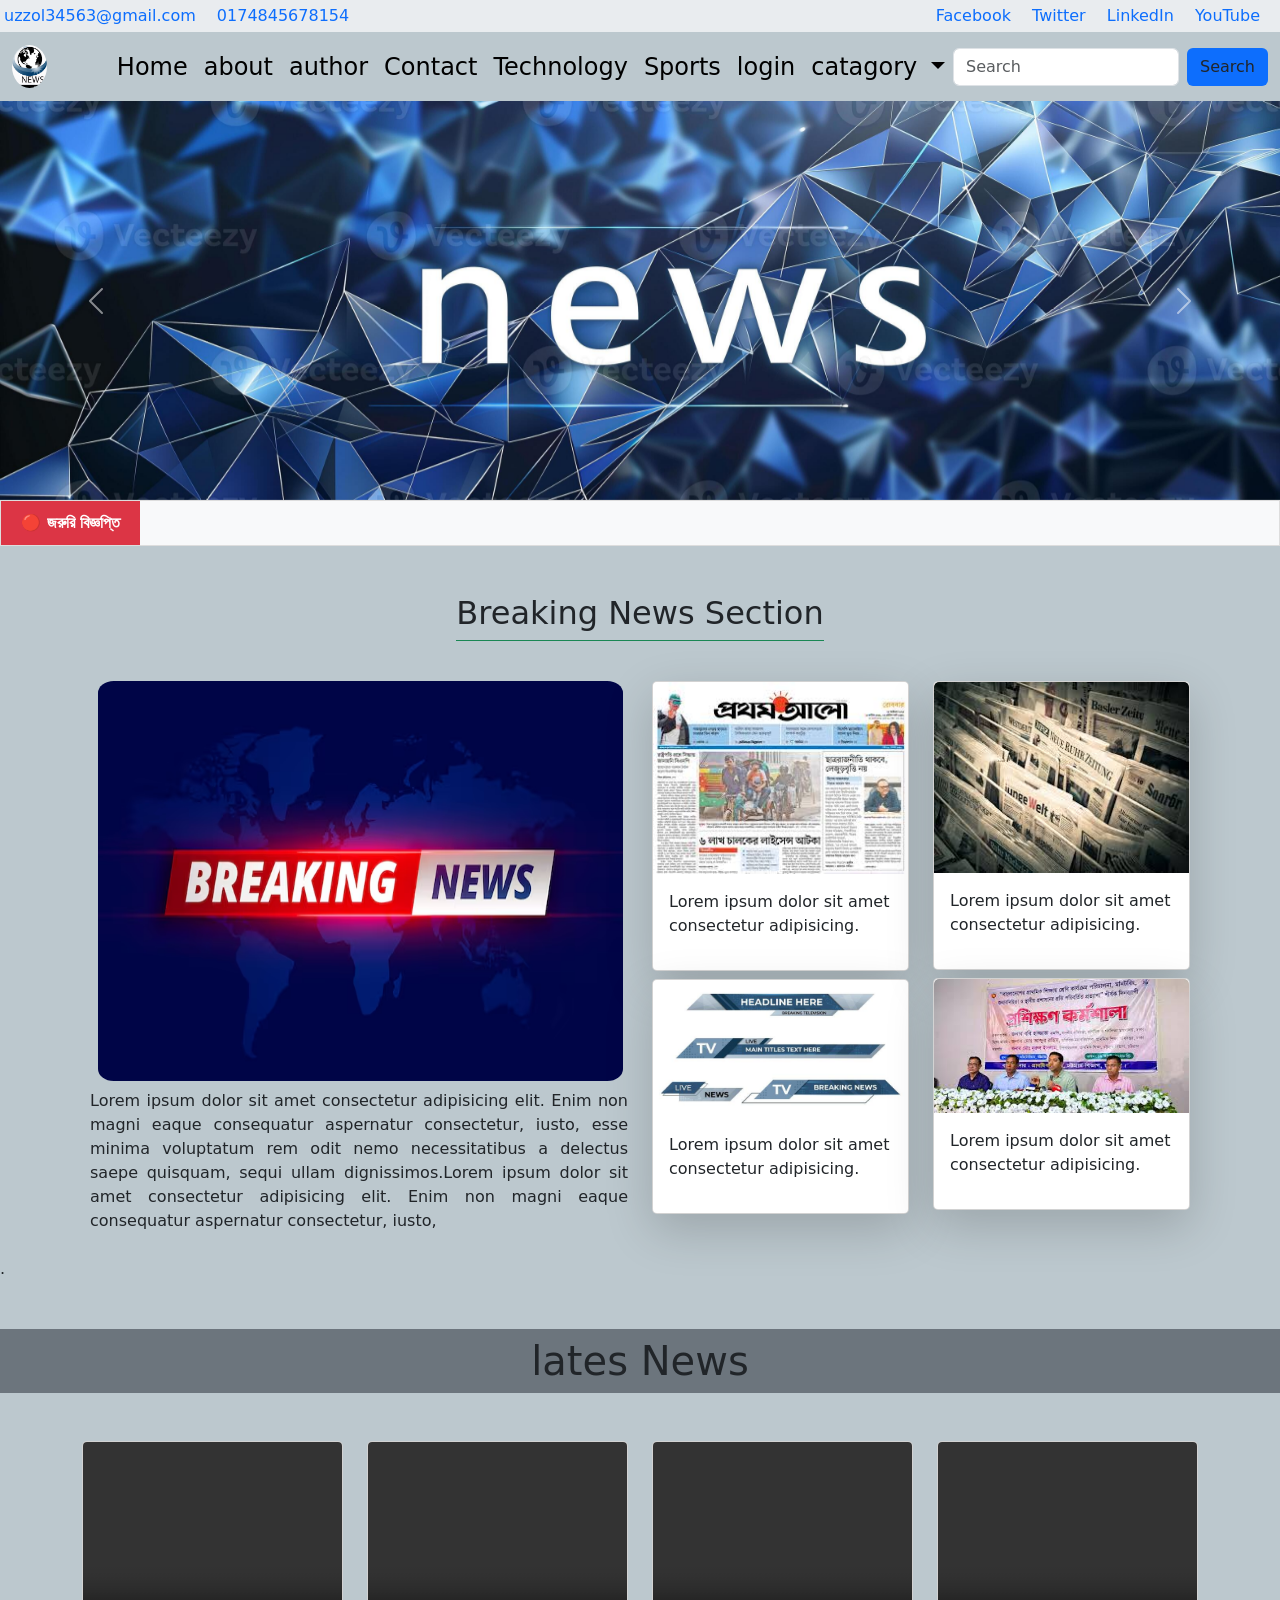
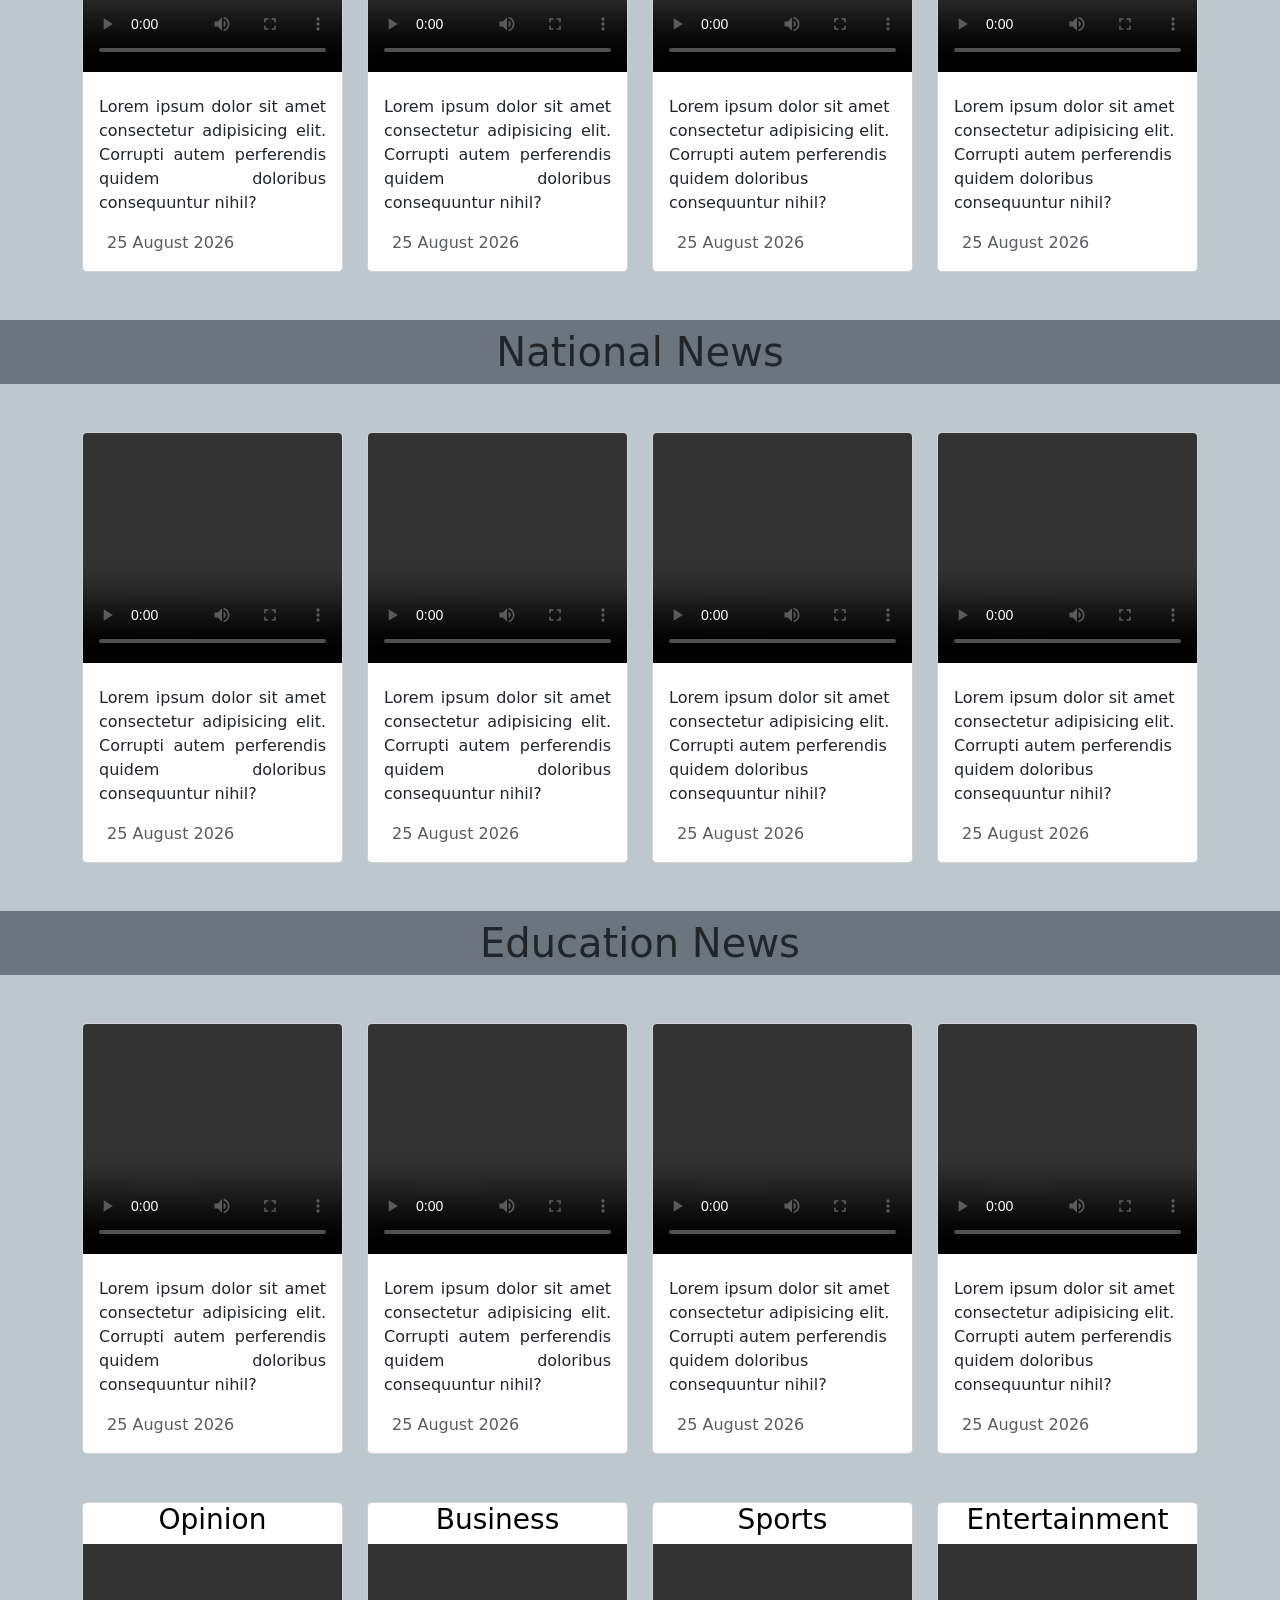
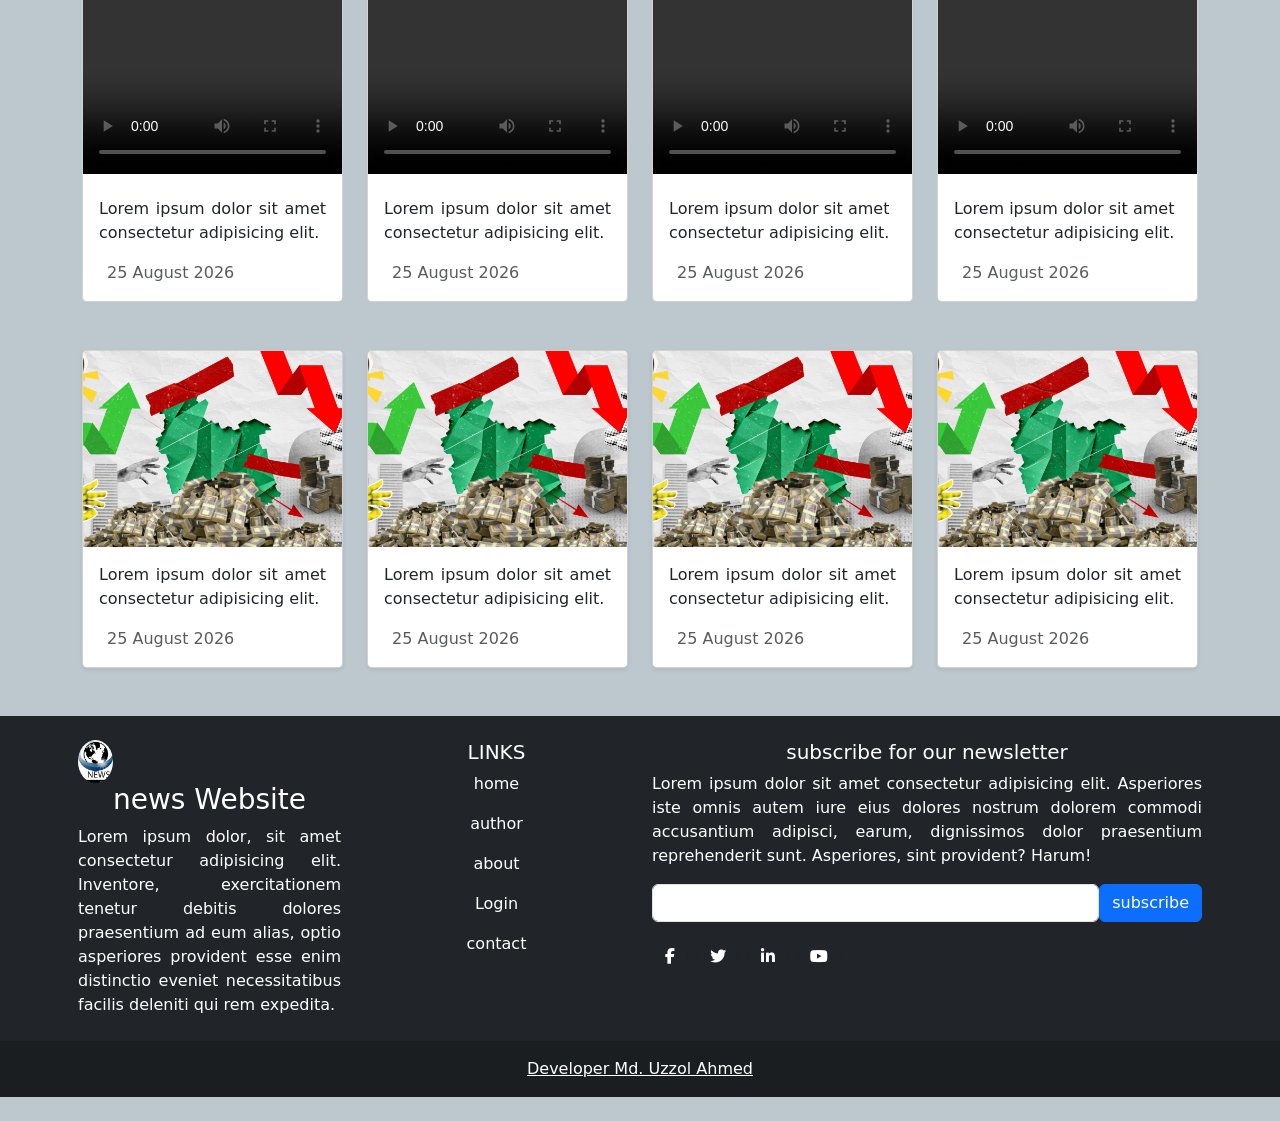
<file: index.html>
<!DOCTYPE html>
<html>

<head>
  <meta charset="utf-8">
  <meta name="viewport" content="width=device-width, initial-scale=1">
  <title>home page</title>
  <link rel="stylesheet" href="https://cdnjs.cloudflare.com/ajax/libs/font-awesome/6.7.2/css/all.min.css">
  <link href="https://cdn.jsdelivr.net/npm/bootstrap@5.3.3/dist/css/bootstrap.min.css" rel="stylesheet">
  <link rel="stylesheet" href="style.css">

</head>

<body class="body">

  <!--header top start here -->
  <header class="top-header container-fluid bg-body-secondary p-1">
    <div class="d-flex justify-content-between">
      <div class="bio-center">
        <a href="mailto: ecommerce@gmail.com" class="text-decoration-none me-3">uzzol34563@gmail.com</a>
        <a href="tel: 01748168154" class="text-decoration-none me-3">0174845678154</a>

      </div>
      <div class="header">
        <a href="login.html" class="text-decoration-none me-3">Facebook</a>
        <a href="SingUp.html" class="text-decoration-none me-3">Twitter</a>
        <a href="SingUp.html" class="text-decoration-none me-3">LinkedIn</a>
        <a href="SingUp.html" class="text-decoration-none me-3">YouTube</a>
      </div>
    </div>
  </header>

  <nav class="navbar navbar-expand-lg bg-transparent">
    <div class="container-fluid ">

      <!-- Logo -->
      <a class="navbar-brand" href="index.html">
        <img src="image/images - Copy.jpg " class="rounded-circle " alt="missing" width="35">
      </a>

      <button class="navbar-toggler" type="button" data-bs-toggle="collapse" data-bs-target="#navbarNavDropdown"
        aria-controls="navbarNavDropdown" aria-expanded="false" aria-label="Toggle navigation">
        <span class="navbar-toggler-icon"></span>
      </button>
      <div class="collapse navbar-collapse  " id="navbarNavDropdown">
        <ul class="navbar-nav ms-auto fs-4  ">
          <li class="nav-item ">
            <a class="nav-link active" aria-current="page" href="index.html">Home</a>
          </li>
          <li class="nav-item ">
            <a class="nav-link active " href="about.html">about</a>
          </li>
          <li class="nav-item  ">
            <a class="nav-link active" href="author.html">author</a>
          </li>
          <li class="nav-item ">
            <a class="nav-link active" href="contact.html">Contact</a>
          </li>
          <li class="nav-item  ">
            <a class="nav-link active" href="Technology.html">Technology</a>
          </li>
          <li class="nav-item ">
            <a class="nav-link active" href="Sports.html">Sports</a>
          </li>

          <li class="nav-item ">
            <a class="nav-link active" href="login.html">login</a>
          </li>

          <li class="nav-item dropdown">
            <a class="nav-link dropdown-toggle active" href="Category.html" role="button" data-bs-toggle="dropdown"
              aria-expanded="false">
              catagory
            </a>
            <ul class="dropdown-menu ">
              <li><a class="dropdown-item  mt-1" href="Category.html">Category News </a></li>
              <li><a class="dropdown-item  mt-1" href="Category.html">Advertisement </a></li>
              <li><a class="dropdown-item  mt-1" href="Category.html">Category News </a></li>
              <li><a class="dropdown-item  mt-1" href="Category.html">Pagination </a></li>


            </ul>
          </li>
        </ul>
        <form class="d-flex" role="search">
          <input class="form-control me-2" type="search" placeholder="Search" aria-label="Search" />
          <button class="btn btn bg-primary" type="submit">Search</button>
        </form>
      </div>
    </div>
  </nav>



  <!-- banner start here -->
  <div id="carouselExampleInterval" class="carousel slide" data-bs-ride="carousel">
    <div class="carousel-inner">
      <div class="carousel-item active" data-bs-interval="2000">
        <img src="image/banner-for-news-feeds-and-headlines-for-tv-or-internet-needs-photo (1).jpg"
          class="d-block w-100" alt="...">
      </div>
      <div class="carousel-item" data-bs-interval="2000">
        <img src="image/digital-contents-concept-social-networking-260nw-2164090919.jpg" class="d-block w-100"
          alt="...">
      </div>
      <div class="carousel-item">
        <img src="image/banner-for-news-feeds-and-headlines-for-tv-or-internet-needs-photo.jpg" class="d-block w-100"
          alt="...">
      </div>
    </div>
    <button class="carousel-control-prev" type="button" data-bs-target="#carouselExampleInterval" data-bs-slide="prev">
      <span class="carousel-control-prev-icon" aria-hidden="true"></span>
      <span class="visually-hidden">Previous</span>
    </button>
    <button class="carousel-control-next" type="button" data-bs-target="#carouselExampleInterval" data-bs-slide="next">
      <span class="carousel-control-next-icon" aria-hidden="true"></span>
      <span class="visually-hidden">Next</span>
    </button>
  </div>
  <!-- banner end here -->
  <!-- NOTICE TICKER -->
  <div
    style="width:100%; background:#f8f9fa; border:1px solid #ddd; display:flex; align-items:center; overflow:hidden;">

    <div style="background:#dc3545; color:white; padding:10px 20px; font-weight:bold; white-space:nowrap;">
      🔴 জরুরি বিজ্ঞপ্তি
    </div>

    <div style="flex:1; overflow:hidden; white-space:nowrap;">
      <div id="tickerTrack" style="display:inline-block; white-space:nowrap;">

        <span style="margin-right:80px;">
          <b>১৪ আগস্ট:</b> টিকাদান কর্মসূচির সময়সূচি প্রকাশ করা হয়েছে।
        </span>

        <span style="margin-right:80px;">
          <b>১০ আগস্ট:</b> উন্মুক্ত পল্লী সভা আগামী সোমবার অনুষ্ঠিত হবে।
        </span>

        <span style="margin-right:80px;">
          <b>০৫ আগস্ট:</b> হোল্ডিং ট্যাক্স পরিশোধের সময়সীমা বৃদ্ধি করা হয়েছে।
        </span>

      </div>
    </div>

  </div>

  <script>
    const ticker = document.getElementById("tickerTrack");

    let position = window.innerWidth;

    function moveTicker() {
      position--;

      if (position < -ticker.offsetWidth) {
        position = window.innerWidth;
      }

      ticker.style.transform = "translateX(" + position + "px)";

      requestAnimationFrame(moveTicker);
    }

    moveTicker();
  </script>
  <!-- banner end here -->

  <!-- card start -->
  <h2 class="text-center mt-5 mb-10">
    <span class="border-bottom border-success pb-2 ">Breaking News Section</span>
  </h2>
  <br>

  <div class="container">
    <div class="row justify p-2">
      <div class="col-lg-6 ">
        <div class="banner">
          <div class="image ">
            <img src="image/global-broadcast-breaking-news-banner-with-global-map_1017-59836.avif"
              class="card-img-top m-2 " alt="...">
            <p style="text-align: justify;">Lorem ipsum dolor sit amet consectetur adipisicing elit. Enim non magni
              eaque consequatur aspernatur
              consectetur, iusto, esse minima voluptatum rem odit nemo necessitatibus a delectus saepe quisquam, sequi
              ullam dignissimos.Lorem ipsum dolor sit amet consectetur adipisicing elit. Enim non magni eaque
              consequatur aspernatur
              consectetur, iusto,</p>


          </div>
        </div>
      </div>


      <div class="col-lg-3 col-md-6 col-sm-12">

        <div class="card mt-2 shadow-lg border-1 w-100">
          <img src="image/image1.jpg" class="card-img-top" alt="...">

          <div class="card-body">
            <p>
              Lorem ipsum dolor sit amet consectetur adipisicing.
            </p>
          </div>
        </div>

        <div class="card mt-2 shadow-lg border-1 w-100">
          <img src="image/banner-1.jpg" class="card-img-top" alt="...">

          <div class="card-body">
            <p>
              Lorem ipsum dolor sit amet consectetur adipisicing.
            </p>
          </div>
        </div>

      </div>

      <div class="col-lg-3 col-md-6 col-sm-12">

        <div class="card mt-2 shadow-lg border-1 w-100">
          <img src="image/image2.jpg" class="card-img-top" alt="...">

          <div class="card-body">
            <p>Lorem ipsum dolor sit amet consectetur adipisicing.</p>
          </div>
        </div>

        <div class="card mt-2 shadow-lg border-1 w-100">
          <img src="image/images3.jpg" class="card-img-top" alt="...">

          <div class="card-body">
            <p>Lorem ipsum dolor sit amet consectetur adipisicing.</p>
          </div>
        </div>

      </div>
    </div>
  </div>
  <!-- card end -->.


  <div class=" text-center mb-5 mt-5 bg-secondary  ">
    <h1 class="p-2">lates News</h1>

  </div>

  <div class="container">
    <div class="row">

      <div class="col-lg-3 col-md-6 col-6">
        <div class="card">

          <div class="embed-responsive embed-responsive-16by9">
            <video class="w-100" style="height:230px; object-fit:cover;" controls>
              <source src="image/document_800w-7I91J0wSLIo.mp4" type="video/mp4">
            </video>
          </div>

          <div class="card-body">
            <p style="text-align: justify;">
              Lorem ipsum dolor sit amet consectetur adipisicing elit.
              Corrupti autem perferendis quidem doloribus consequuntur nihil?
            </p>

            <div class="d-flex align-items-center gap-2">
              <i class="bi bi-calendar"></i>
              <span class="text-muted">25 August 2026</span>
            </div>
          </div>

        </div>
      </div>


      <div class="col-lg-3 col-md-6 col-6">
        <div class="card">

          <div class="embed-responsive embed-responsive-16by9">
            <video class="w-100" style="height:230px; object-fit:cover;" controls>
              <source src="image/document_800w-Yak.mp4" type="video/mp4">
            </video>
          </div>

          <div class="card-body">
            <p style="text-align: justify;">
              Lorem ipsum dolor sit amet consectetur adipisicing elit.
              Corrupti autem perferendis quidem doloribus consequuntur nihil?
            </p>

            <div class="d-flex align-items-center gap-2">
              <i class="bi bi-calendar"></i>
              <span class="text-muted">25 August 2026</span>
            </div>
          </div>

        </div>
      </div>


      <div class="col-lg-3 col-md-6 col-6">
        <div class="card">

          <div class="embed-responsive embed-responsive-16by9">
            <video class="w-100" style="height:230px; object-fit:cover;" controls>
              <source src="image/document_800w-hu7cy6SHNww.mp4" type="video/mp4">
            </video>
          </div>

          <div class="card-body">
            <p>
              Lorem ipsum dolor sit amet consectetur adipisicing elit.
              Corrupti autem perferendis quidem doloribus consequuntur nihil?
            </p>

            <div class="d-flex align-items-center gap-2">
              <i class="bi bi-calendar"></i>
              <span class="text-muted">25 August 2026</span>
            </div>
          </div>

        </div>
      </div>


      <div class="col-lg-3 col-md-6 col-6">
        <div class="card">

          <div class="embed-responsive embed-responsive-16by9">
            <video class="w-100" style="height:230px; object-fit:cover;" controls>
              <source src="image/document_800w-7I91J0wSLIo.mp4" type="video/mp4">
            </video>
          </div>

          <div class="card-body">
            <p>
              Lorem ipsum dolor sit amet consectetur adipisicing elit.
              Corrupti autem perferendis quidem doloribus consequuntur nihil?
            </p>

            <div class="d-flex align-items-center gap-2">
              <i class="bi bi-calendar"></i>
              <span class="text-muted">25 August 2026</span>
            </div>
          </div>

        </div>
      </div>

    </div>
  </div>


  <div class=" text-center bg-secondary  mb-5 mt-5">
    <h1 class="p-2">National News</h1>

  </div>




  <div class="container">
    <div class="row">

      <div class="col-lg-3 col-md-6 col-6">
        <div class="card">

          <div class="embed-responsive embed-responsive-16by9">
            <video class="w-100" style="height:230px; object-fit:cover;" controls>
              <source src="image/document_800w-7I91J0wSLIo.mp4" type="video/mp4">
            </video>
          </div>

          <div class="card-body">
            <p style="text-align: justify;">
              Lorem ipsum dolor sit amet consectetur adipisicing elit.
              Corrupti autem perferendis quidem doloribus consequuntur nihil?
            </p>

            <div class="d-flex align-items-center gap-2">
              <i class="bi bi-calendar"></i>
              <span class="text-muted">25 August 2026</span>
            </div>
          </div>

        </div>
      </div>


      <div class="col-lg-3 col-md-6 col-6">
        <div class="card">

          <div class="embed-responsive embed-responsive-16by9">
            <video class="w-100" style="height:230px; object-fit:cover;" controls>
              <source src="image/document_800w-Yak.mp4" type="video/mp4">
            </video>
          </div>

          <div class="card-body">
            <p style="text-align: justify;">
              Lorem ipsum dolor sit amet consectetur adipisicing elit.
              Corrupti autem perferendis quidem doloribus consequuntur nihil?
            </p>

            <div class="d-flex align-items-center gap-2">
              <i class="bi bi-calendar"></i>
              <span class="text-muted">25 August 2026</span>
            </div>
          </div>

        </div>
      </div>


      <div class="col-lg-3 col-md-6 col-6">
        <div class="card">

          <div class="embed-responsive embed-responsive-16by9">
            <video class="w-100" style="height:230px; object-fit:cover;" controls>
              <source src="image/document_800w-hu7cy6SHNww.mp4" type="video/mp4">
            </video>
          </div>

          <div class="card-body">
            <p>
              Lorem ipsum dolor sit amet consectetur adipisicing elit.
              Corrupti autem perferendis quidem doloribus consequuntur nihil?
            </p>

            <div class="d-flex align-items-center gap-2">
              <i class="bi bi-calendar"></i>
              <span class="text-muted">25 August 2026</span>
            </div>
          </div>

        </div>
      </div>


      <div class="col-lg-3 col-md-6 col-6">
        <div class="card">

          <div class="embed-responsive embed-responsive-16by9">
            <video class="w-100" style="height:230px; object-fit:cover;" controls>
              <source src="image/document_800w-7I91J0wSLIo.mp4" type="video/mp4">
            </video>
          </div>

          <div class="card-body">
            <p>
              Lorem ipsum dolor sit amet consectetur adipisicing elit.
              Corrupti autem perferendis quidem doloribus consequuntur nihil?
            </p>

            <div class="d-flex align-items-center gap-2">
              <i class="bi bi-calendar"></i>
              <span class="text-muted">25 August 2026</span>
            </div>
          </div>

        </div>
      </div>

    </div>
  </div>

  <div class=" text-center bg-secondary  mb-5 mt-5">
    <h1 class="p-2">Education News</h1>

  </div>

  <div class="container">
    <div class="row">

      <div class="col-lg-3 col-md-6 col-6">
        <div class="card">

          <div class="embed-responsive embed-responsive-16by9">
            <video class="w-100" style="height:230px; object-fit:cover;" controls>
              <source src="image/document_800w-7I91J0wSLIo.mp4" type="video/mp4">
            </video>
          </div>

          <div class="card-body">
            <p style="text-align: justify;">
              Lorem ipsum dolor sit amet consectetur adipisicing elit.
              Corrupti autem perferendis quidem doloribus consequuntur nihil?
            </p>

            <div class="d-flex align-items-center gap-2">
              <i class="bi bi-calendar"></i>
              <span class="text-muted">25 August 2026</span>
            </div>
          </div>

        </div>
      </div>


      <div class="col-lg-3 col-md-6 col-6">
        <div class="card">

          <div class="embed-responsive embed-responsive-16by9">
            <video class="w-100" style="height:230px; object-fit:cover;" controls>
              <source src="image/document_800w-Yak.mp4" type="video/mp4">
            </video>
          </div>

          <div class="card-body">
            <p style="text-align: justify;">
              Lorem ipsum dolor sit amet consectetur adipisicing elit.
              Corrupti autem perferendis quidem doloribus consequuntur nihil?
            </p>

            <div class="d-flex align-items-center gap-2">
              <i class="bi bi-calendar"></i>
              <span class="text-muted">25 August 2026</span>
            </div>
          </div>

        </div>
      </div>


      <div class="col-lg-3 col-md-6 col-6">
        <div class="card">

          <div class="embed-responsive embed-responsive-16by9">
            <video class="w-100" style="height:230px; object-fit:cover;" controls>
              <source src="image/document_800w-hu7cy6SHNww.mp4" type="video/mp4">
            </video>
          </div>

          <div class="card-body">
            <p>
              Lorem ipsum dolor sit amet consectetur adipisicing elit.
              Corrupti autem perferendis quidem doloribus consequuntur nihil?
            </p>

            <div class="d-flex align-items-center gap-2">
              <i class="bi bi-calendar"></i>
              <span class="text-muted">25 August 2026</span>
            </div>
          </div>

        </div>
      </div>


      <div class="col-lg-3 col-md-6 col-6">
        <div class="card">

          <div class="embed-responsive embed-responsive-16by9">
            <video class="w-100" style="height:230px; object-fit:cover;" controls>
              <source src="image/document_800w-7I91J0wSLIo.mp4" type="video/mp4">
            </video>
          </div>

          <div class="card-body">
            <p>
              Lorem ipsum dolor sit amet consectetur adipisicing elit.
              Corrupti autem perferendis quidem doloribus consequuntur nihil?
            </p>

            <div class="d-flex align-items-center gap-2">
              <i class="bi bi-calendar"></i>
              <span class="text-muted">25 August 2026</span>
            </div>
          </div>

        </div>
      </div>

    </div>
  </div>

  <div class="container mt-5">
    <div class="row">

      <div class="col-lg-3 col-md-6 col-4">
        <div class="card">
          <h3 class="text-center  ">
            <a href="#" class="text-decoration-none text-black">Opinion</a>
          </h3>

          <div class="embed-responsive embed-responsive-16by9">
            <video class="w-100" style="height:230px; object-fit:cover;" controls>

              <source src="image/document_800w-7I91J0wSLIo.mp4" type="video/mp4">
            </video>
          </div>

          <div class="card-body">
            <p style="text-align: justify;">
              Lorem ipsum dolor sit amet consectetur adipisicing elit.

            </p>

            <div class="d-flex align-items-center gap-2">
              <i class="bi bi-calendar"></i>
              <span class="text-muted">25 August 2026</span>
            </div>
          </div>

        </div>
      </div>


      <div class="col-lg-3 col-md-6 col-4">
        <div class="card">
          <h3 class="text-center">
            <a href="#" class="text-decoration-none text-black">Business</a>
          </h3>
          <div class="embed-responsive embed-responsive-16by9">
            <video class="w-100" style="height:230px; object-fit:cover;" controls>
              <source src="image/document_800w-Yak.mp4" type="video/mp4">
            </video>
          </div>

          <div class="card-body">
            <p style="text-align: justify;">
              Lorem ipsum dolor sit amet consectetur adipisicing elit.
            </p>

            <div class="d-flex align-items-center gap-2">
              <i class="bi bi-calendar"></i>
              <span class="text-muted">25 August 2026</span>
            </div>
          </div>

        </div>
      </div>


      <div class="col-lg-3 col-md-6 col-4">
        <div class="card">
          <h3 class="text-center">
            <a href="#" class="text-decoration-none text-black">Sports</a>
          </h3>
          <div class="embed-responsive embed-responsive-16by9">
            <video class="w-100" style="height:230px; object-fit:cover;" controls>
              <source src="image/document_800w-hu7cy6SHNww.mp4" type="video/mp4">
            </video>
          </div>

          <div class="card-body">
            <p>
              Lorem ipsum dolor sit amet consectetur adipisicing elit.
            </p>

            <div class="d-flex align-items-center gap-2">
              <i class="bi bi-calendar"></i>
              <span class="text-muted">25 August 2026</span>
            </div>
          </div>

        </div>
      </div>


      <div class="col-lg-3 col-md-6 col-4">
        <div class="card">
          <h3 class="text-center">
            <a href="#" class="text-decoration-none text-black ">Entertainment</a>
          </h3>
          <div class="embed-responsive embed-responsive-16by9">
            <video class="w-100" style="height:230px; object-fit:cover;" controls>
              <source src="image/document_800w-7I91J0wSLIo.mp4" type="video/mp4">
            </video>
          </div>

          <div class="card-body">
            <p>
              Lorem ipsum dolor sit amet consectetur adipisicing elit.
            </p>

            <div class="d-flex align-items-center gap-2">
              <i class="bi bi-calendar"></i>
              <span class="text-muted">25 August 2026</span>
            </div>
          </div>

        </div>
      </div>

    </div>
  </div>
<div class="container mt-5">
  <div class="row g-4">

    <!-- Card 1 -->
    <div class="col-lg-3 col-md-6 col-4">
      <div class="card h-100 shadow-sm">

        <div class="embed-responsive embed-responsive-16by9">
          <a href="#">
            <img src="image/INVEST_BANGLADESH-ed2.jpg"
                 class="img-fluid w-100"
                 alt="News Image">
          </a>
        </div>

        <div class="card-body">
          <p style="text-align: justify;">
            Lorem ipsum dolor sit amet consectetur adipisicing elit.
          </p>

          <div class="d-flex align-items-center gap-2">
            <i class="bi bi-calendar"></i>
            <span class="text-muted">25 August 2026</span>
          </div>
        </div>

      </div>
    </div>


    <!-- Card 2 -->
    <div class="col-lg-3 col-md-6 col-4">
      <div class="card h-100 shadow-sm">

        <div class="embed-responsive embed-responsive-16by9">
          <a href="#">
            <img src="image/INVEST_BANGLADESH-ed2.jpg"
                 class="img-fluid w-100"
                 alt="News Image">
          </a>
        </div>

        <div class="card-body">
          <p style="text-align: justify;">
            Lorem ipsum dolor sit amet consectetur adipisicing elit.
          </p>

          <div class="d-flex align-items-center gap-2">
            <i class="bi bi-calendar"></i>
            <span class="text-muted">25 August 2026</span>
          </div>
        </div>

      </div>
    </div>


    <!-- Card 3 -->
    <div class="col-lg-3 col-md-6 col-4">
      <div class="card h-100 shadow-sm">

        <div class="embed-responsive embed-responsive-16by9">
          <a href="#">
            <img src="image/INVEST_BANGLADESH-ed2.jpg"
                 class="img-fluid w-100"
                 alt="News Image">
          </a>
        </div>

        <div class="card-body">
          <p style="text-align: justify;">
            Lorem ipsum dolor sit amet consectetur adipisicing elit.
          </p>

          <div class="d-flex align-items-center gap-2">
            <i class="bi bi-calendar"></i>
            <span class="text-muted">25 August 2026</span>
          </div>
        </div>

      </div>
    </div>


    <!-- Card 4 -->
    <div class="col-lg-3 col-md-6 col-4 ">
      <div class="card h-100 shadow-sm">

        <div class="embed-responsive embed-responsive-16by9">
          <a href="#">
            <img src="image/INVEST_BANGLADESH-ed2.jpg"
                 class="img-fluid w-100"
                 alt="News Image">
          </a>
        </div>

        <div class="card-body">
          <p style="text-align: justify;">
            Lorem ipsum dolor sit amet consectetur adipisicing elit.
          </p>

          <div class="d-flex align-items-center gap-2">
            <i class="bi bi-calendar"></i>
            <span class="text-muted">25 August 2026</span>
          </div>
        </div>

      </div>
    </div>

  </div>
</div>
  <!-- big footer start -->
  <div>

    <footer class="bg-dark text-white  text-center text-lg-start mt-5 mb-4">
      <!-- Grid container -->
      <div class="container p-2">
        <!--Grid row-->
        <div class="row">

          <!--Grid column-->
          <div class="col-lg-3 mt-3">
            <div class="logo">
              <img src="image/images - Copy.jpg " class="rounded-circle " alt="missing" width="35">
            </div>
            <ul class="list-unstyled mb-0">
              <li>
                <a href="#!" class="text-white text-decoration-none text-center">
                  <h3>news Website</h3>
                </a>
              </li>
              <li>
                <p style="text-align: justify;">Lorem ipsum dolor, sit amet consectetur adipisicing elit. Inventore,
                  exercitationem tenetur debitis dolores praesentium ad eum alias, optio asperiores provident esse enim
                  distinctio eveniet necessitatibus facilis deleniti qui rem expedita.</p>
              </li>
            </ul>



          </div>
          <!--Grid column-->

          <!--Grid column-->
          <div class="col-lg-3 mt-3 ">
            <h5 class="text-uppercase mb-0 text-center">Links</h5>
            <ul class="navbar-nav ms-auto text-center fs-6 ">
              <li class="nav-item1 ">
                <a class="nav-link" href="index.html">home</a>
              </li>
              <li class="nav-item1">
                <a class="nav-link" href="author.html">author</a>
              </li>
              <li class="nav-item1">
                <a class="nav-link" href="about.html">about</a>
              </li>

              <li class="nav-item1">
                <a class="nav-link" href="Login.html">Login</a>
              </li>

              <li class="nav-item1">
                <a class="nav-link" href="contact.html">contact</a>


              </li>

            </ul>
          </div>
          <!--Grid column-->


          <!--Grid column-->
          <div class="col-lg-6 mt-3">

            <h4 class="text-center fs-5 mt-0">subscribe for our newsletter</h4>
            <p style="text-align: justify;">Lorem ipsum dolor sit amet consectetur adipisicing elit. Asperiores iste
              omnis autem iure eius dolores nostrum dolorem commodi accusantium adipisci, earum, dignissimos dolor
              praesentium reprehenderit sunt. Asperiores, sint provident? Harum!</p>
            <div class="d-flex">
              <input type="email" name="email" id="email" class="form-control">
              <button type="submit" class="btn btn-primary">subscribe</button>
            </div>
            <!-- Social Icons -->
            <div class="mt-3">

              <a href="#" class="btn btn-dark rounded-circle me-1">
                <i class="fab fa-facebook-f"></i>
              </a>

              <a href="#" class="btn btn-dark rounded-circle me-1">
                <i class="fab fa-twitter"></i>
              </a>

              <a href="#" class="btn btn-dark rounded-circle me-1">
                <i class="fab fa-linkedin-in"></i>
              </a>

              <a href="#" class="btn btn-dark rounded-circle">
                <i class="fab fa-youtube"></i>
              </a>

            </div>


          </div>
          <!--Grid column-->


        </div>
        <!--Grid row-->
      </div>
      <!-- Grid container -->

      <!-- Copyright -->
      <div class="text-center p-3" style="background-color: rgba(0, 0, 0, 0.2);">

        <a class="text-white" href="#">Developer Md. Uzzol Ahmed</a>
      </div>

    </footer>
  </div>


  <script src="js/script.js"></script>
  <script src="https://cdn.jsdelivr.net/npm/bootstrap@5.3.8/dist/js/bootstrap.bundle.min.js"
    integrity="sha384-FKyoEForCGlyvwx9Hj09JcYn3nv7wiPVlz7YYwJrWVcXK/BmnVDxM+D2scQbITxI"
    crossorigin="anonymous"></script>

</body>

</html>
</file>
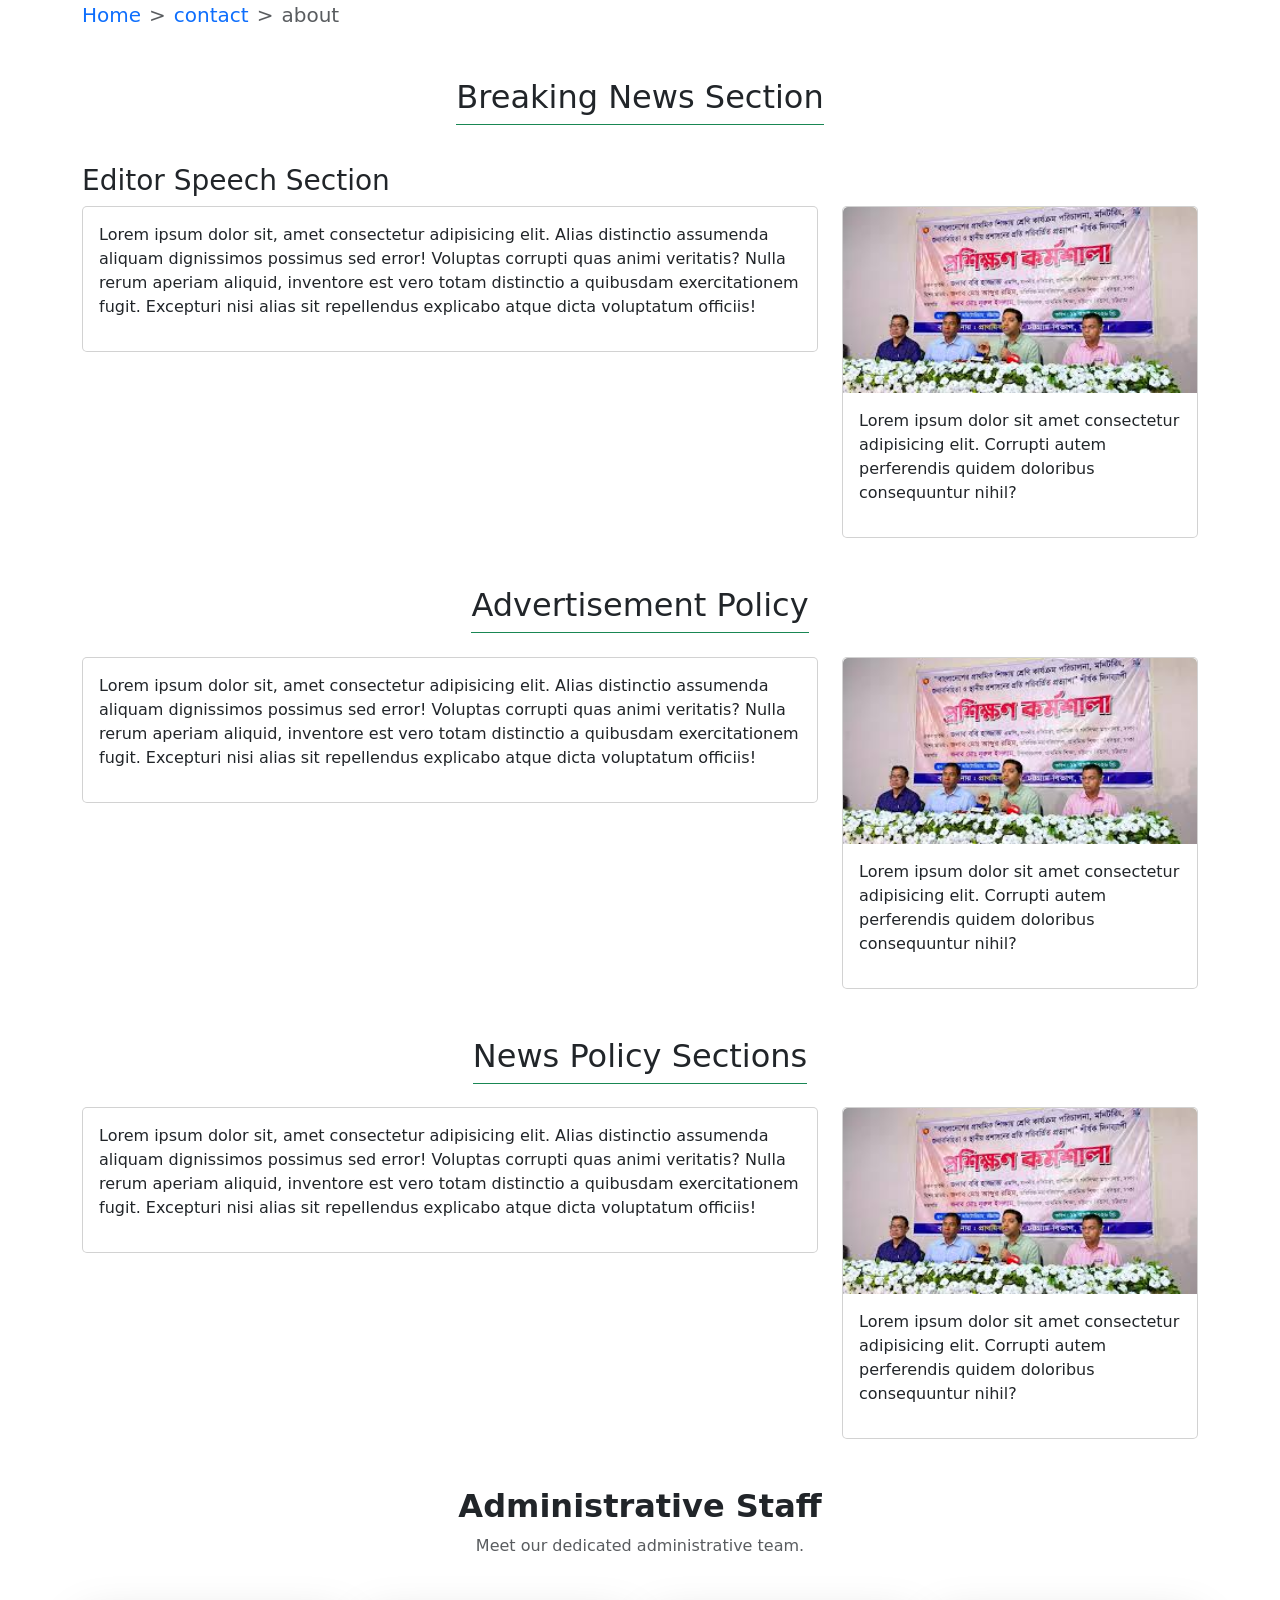
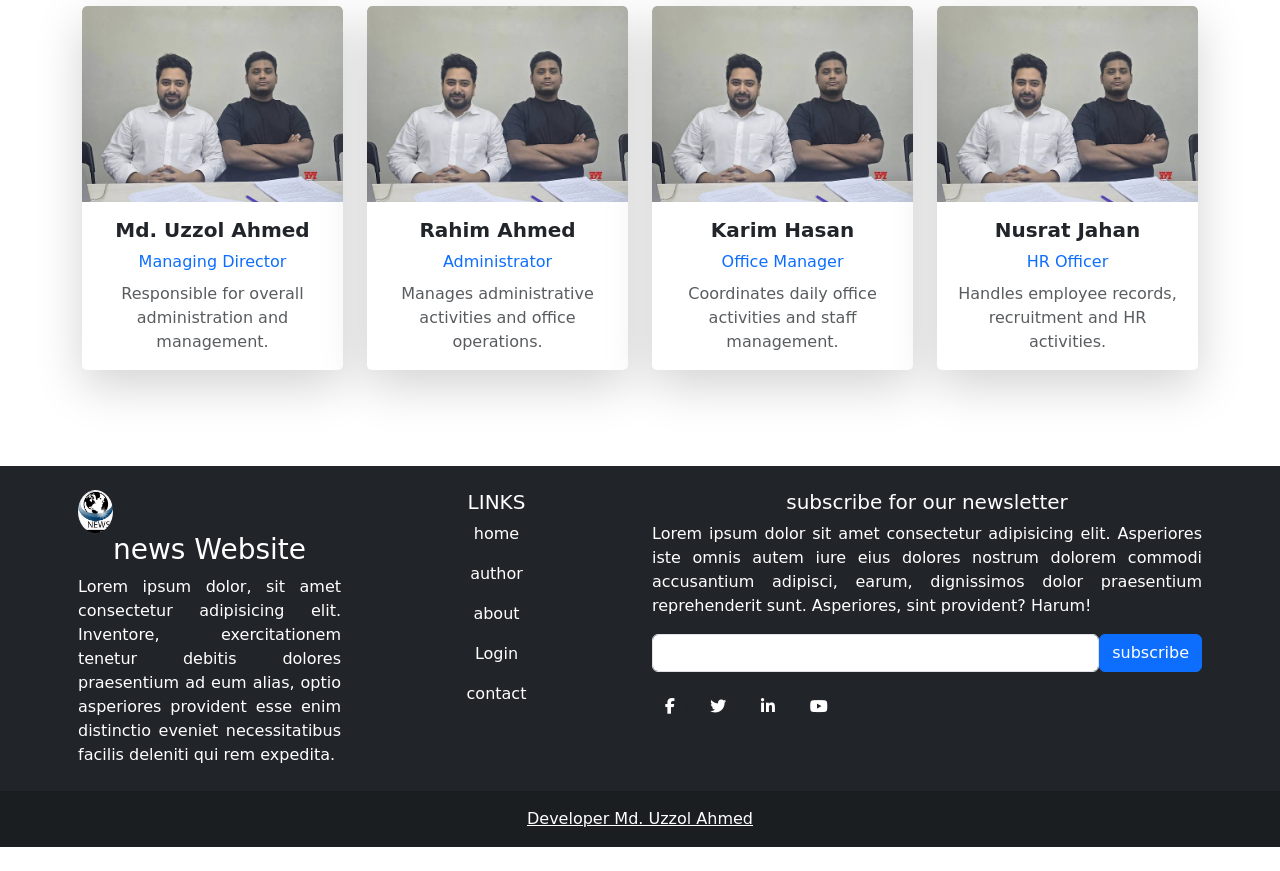
<file: about.html>
<!DOCTYPE html>
<html>

<head>
    <meta charset="utf-8">
    <meta name="viewport" content="width=device-width, initial-scale=1">
    <title>home page</title>
    <link rel="stylesheet" href="https://cdnjs.cloudflare.com/ajax/libs/font-awesome/6.7.2/css/all.min.css">
    <link href="https://cdn.jsdelivr.net/npm/bootstrap@5.3.3/dist/css/bootstrap.min.css" rel="stylesheet">
    <link rel="stylesheet" href="style.css">

</head>

<body>



    <!-- breadcrumb start here  -->
    <div class="container fs-5">
        <nav style="--bs-breadcrumb-divider: '>';" aria-label="breadcrumb">
            <ol class="breadcrumb">
                <li class="breadcrumb-item">
                    <a href="index.html" class="text-decoration-none">Home</a>
                </li>
                <li class="breadcrumb-item">
                    <a href="contact.html" class="text-decoration-none">contact</a>
                </li>
                <li class="breadcrumb-item active" aria-current="page">about</li>
            </ol>
        </nav>
    </div>


    <h2 class="text-center mt-5 mb-10">
        <span class="border-bottom border-success pb-2 ">Breaking News Section</span>
    </h2>


    <div class="container mt-5">
        <h3>Editor Speech Section</h3>
    </div>

  <div class="container">
    <div class="row">

        <div class="col-lg-8 col-md-8 col-sm-8">
            <div class="card">
                <div class="card-body">
                    <p>
                        Lorem ipsum dolor sit, amet consectetur adipisicing elit.
                        Alias distinctio assumenda aliquam dignissimos possimus sed error!
                        Voluptas corrupti quas animi veritatis? Nulla rerum aperiam
                        aliquid, inventore est vero totam distinctio a quibusdam
                        exercitationem fugit. Excepturi nisi alias sit repellendus
                        explicabo atque dicta voluptatum officiis!
                    </p>
                </div>
            </div>
        </div>

        <div class="col-lg-4 col-md-4 col-sm-4">
            <div class="card">
                <img src="image/images3.jpg" class="card-img-top" alt="...">

                <div class="card-body">
                    <p>
                        Lorem ipsum dolor sit amet consectetur adipisicing elit.
                        Corrupti autem perferendis quidem doloribus consequuntur nihil?
                    </p>
                </div>
            </div>
        </div>

    </div>
</div>


    <h2 class="text-center mt-5 mb-10">
        <span class="border-bottom border-success pb-2 ">Advertisement Policy </span>
    </h2>
    <br>

<div class="container">
    <div class="row">

        <div class="col-lg-8 col-md-8 col-sm-8">
            <div class="card">
                <div class="card-body">
                    <p>
                        Lorem ipsum dolor sit, amet consectetur adipisicing elit.
                        Alias distinctio assumenda aliquam dignissimos possimus sed error!
                        Voluptas corrupti quas animi veritatis? Nulla rerum aperiam
                        aliquid, inventore est vero totam distinctio a quibusdam
                        exercitationem fugit. Excepturi nisi alias sit repellendus
                        explicabo atque dicta voluptatum officiis!
                    </p>
                </div>
            </div>
        </div>

        <div class="col-lg-4 col-md-4 col-sm-4">
            <div class="card">
                <img src="image/images3.jpg" class="card-img-top" alt="...">

                <div class="card-body">
                    <p>
                        Lorem ipsum dolor sit amet consectetur adipisicing elit.
                        Corrupti autem perferendis quidem doloribus consequuntur nihil?
                    </p>
                </div>
            </div>
        </div>

    </div>
</div>




    <h2 class="text-center mt-5 mb-10">
        <span class="border-bottom border-success pb-2 ">News Policy Sections </span>
    </h2>
    <br>
<div class="container">
    <div class="row">

        <div class="col-lg-8 col-md-8 col-sm-8">
            <div class="card">
                <div class="card-body">
                    <p>
                        Lorem ipsum dolor sit, amet consectetur adipisicing elit.
                        Alias distinctio assumenda aliquam dignissimos possimus sed error!
                        Voluptas corrupti quas animi veritatis? Nulla rerum aperiam
                        aliquid, inventore est vero totam distinctio a quibusdam
                        exercitationem fugit. Excepturi nisi alias sit repellendus
                        explicabo atque dicta voluptatum officiis!
                    </p>
                </div>
            </div>
        </div>

        <div class="col-lg-4 col-md-4 col-sm-4">
            <div class="card">
                <img src="image/images3.jpg" class="card-img-top" alt="...">

                <div class="card-body">
                    <p>
                        Lorem ipsum dolor sit amet consectetur adipisicing elit.
                        Corrupti autem perferendis quidem doloribus consequuntur nihil?
                    </p>
                </div>
            </div>
        </div>

    </div>
</div>



<!-- Administrative Staff Section -->
<section class="py-5">
  <div class="container">

    <div class="text-center mb-5">
      <h2 class="fw-bold">Administrative Staff</h2>
      <p class="text-muted">
        Meet our dedicated administrative team.
      </p>
    </div>

    <div class="row g-4">

      <!-- Staff 1 -->
      <div class="col-lg-3 col-md-6 col-sm-6">
        <div class="card h-100 text-center shadow-lg border-0">
          <img src="image/images.jpg"
               class="card-img-top"
               alt="Administrative Staff">

          <div class="card-body">
            <h5 class="card-title fw-bold">Md. Uzzol Ahmed</h5>
            <p class="text-primary mb-2">Managing Director</p>
            <p class="card-text text-muted">
              Responsible for overall administration and management.
            </p>
          </div>
        </div>
      </div>

      <!-- Staff 2 -->
      <div class="col-lg-3 col-md-6 col-sm-6">
        <div class="card h-100 text-center shadow-lg border-0">
          <img src="image/images.jpg"
               class="card-img-top"
               alt="Administrative Staff">

          <div class="card-body">
            <h5 class="card-title fw-bold">Rahim Ahmed</h5>
            <p class="text-primary mb-2">Administrator</p>
            <p class="card-text text-muted">
              Manages administrative activities and office operations.
            </p>
          </div>
        </div>
      </div>

      <!-- Staff 3 -->
      <div class="col-lg-3 col-md-6 col-sm-6">
        <div class="card h-100 text-center shadow-lg border-0">
          <img src="image/images.jpg"
               class="card-img-top"
               alt="Administrative Staff">

          <div class="card-body">
            <h5 class="card-title fw-bold">Karim Hasan</h5>
            <p class="text-primary mb-2">Office Manager</p>
            <p class="card-text text-muted">
              Coordinates daily office activities and staff management.
            </p>
          </div>
        </div>
      </div>

      <!-- Staff 4 -->
      <div class="col-lg-3 col-md-6 col-sm-6">
        <div class="card h-100 text-center shadow-lg border-0">
          <img src="image/images.jpg"
               class="card-img-top"
               alt="Administrative Staff">

          <div class="card-body">
            <h5 class="card-title fw-bold">Nusrat Jahan</h5>
            <p class="text-primary mb-2">HR Officer</p>
            <p class="card-text text-muted">
              Handles employee records, recruitment and HR activities.
            </p>
          </div>
        </div>
      </div>

    </div>
  </div>
</section>




  <div>

    <footer class="bg-dark text-white  text-center text-lg-start mt-5 mb-4">
      <!-- Grid container -->
      <div class="container p-2">
        <!--Grid row-->
        <div class="row">

          <!--Grid column-->
          <div class="col-lg-3 mt-3">
            <div class="logo">
              <img src="image/images - Copy.jpg " class="rounded-circle " alt="missing" width="35">
            </div>
            <ul class="list-unstyled mb-0">
              <li>
                <a href="#!" class="text-white text-decoration-none text-center">
                  <h3>news Website</h3>
                </a>
              </li>
              <li>
                <p style="text-align: justify;">Lorem ipsum dolor, sit amet consectetur adipisicing elit. Inventore,
                  exercitationem tenetur debitis dolores praesentium ad eum alias, optio asperiores provident esse enim
                  distinctio eveniet necessitatibus facilis deleniti qui rem expedita.</p>
              </li>
            </ul>



          </div>
          <!--Grid column-->

          <!--Grid column-->
          <div class="col-lg-3 mt-3 ">
            <h5 class="text-uppercase mb-0 text-center">Links</h5>
            <ul class="navbar-nav ms-auto text-center fs-6 ">
              <li class="nav-item1 ">
                <a class="nav-link" href="index.html">home</a>
              </li>
              <li class="nav-item1">
                <a class="nav-link" href="author.html">author</a>
              </li>
              <li class="nav-item1">
                <a class="nav-link" href="about.html">about</a>
              </li>

              <li class="nav-item1">
                <a class="nav-link" href="Login.html">Login</a>
              </li>

              <li class="nav-item1">
                <a class="nav-link" href="contact.html">contact</a>


              </li>

            </ul>
          </div>
          <!--Grid column-->


          <!--Grid column-->
          <div class="col-lg-6 mt-3">

            <h4 class="text-center fs-5 mt-0">subscribe for our newsletter</h4>
            <p style="text-align: justify;">Lorem ipsum dolor sit amet consectetur adipisicing elit. Asperiores iste
              omnis autem iure eius dolores nostrum dolorem commodi accusantium adipisci, earum, dignissimos dolor
              praesentium reprehenderit sunt. Asperiores, sint provident? Harum!</p>
            <div class="d-flex">
              <input type="email" name="email" id="email" class="form-control">
              <button type="submit" class="btn btn-primary">subscribe</button>
            </div>
                          <!-- Social Icons -->
                            <div class="mt-3">

                                <a href="#" class="btn btn-dark rounded-circle me-1">
                                    <i class="fab fa-facebook-f"></i>
                                </a>

                                <a href="#" class="btn btn-dark rounded-circle me-1">
                                    <i class="fab fa-twitter"></i>
                                </a>

                                <a href="#" class="btn btn-dark rounded-circle me-1">
                                    <i class="fab fa-linkedin-in"></i>
                                </a>

                                <a href="#" class="btn btn-dark rounded-circle">
                                    <i class="fab fa-youtube"></i>
                                </a>

                            </div>


          </div>
          <!--Grid column-->


        </div>
        <!--Grid row-->
      </div>
      <!-- Grid container -->

      <!-- Copyright -->
      <div class="text-center p-3" style="background-color: rgba(0, 0, 0, 0.2);">

        <a class="text-white" href="#">Developer Md. Uzzol Ahmed</a>
      </div>

    </footer>
  </div>


    <script src="js/script.js"></script>
    <script src="https://cdn.jsdelivr.net/npm/bootstrap@5.3.8/dist/js/bootstrap.bundle.min.js"
        integrity="sha384-FKyoEForCGlyvwx9Hj09JcYn3nv7wiPVlz7YYwJrWVcXK/BmnVDxM+D2scQbITxI"
        crossorigin="anonymous"></script>

</body>

</html>
</file>
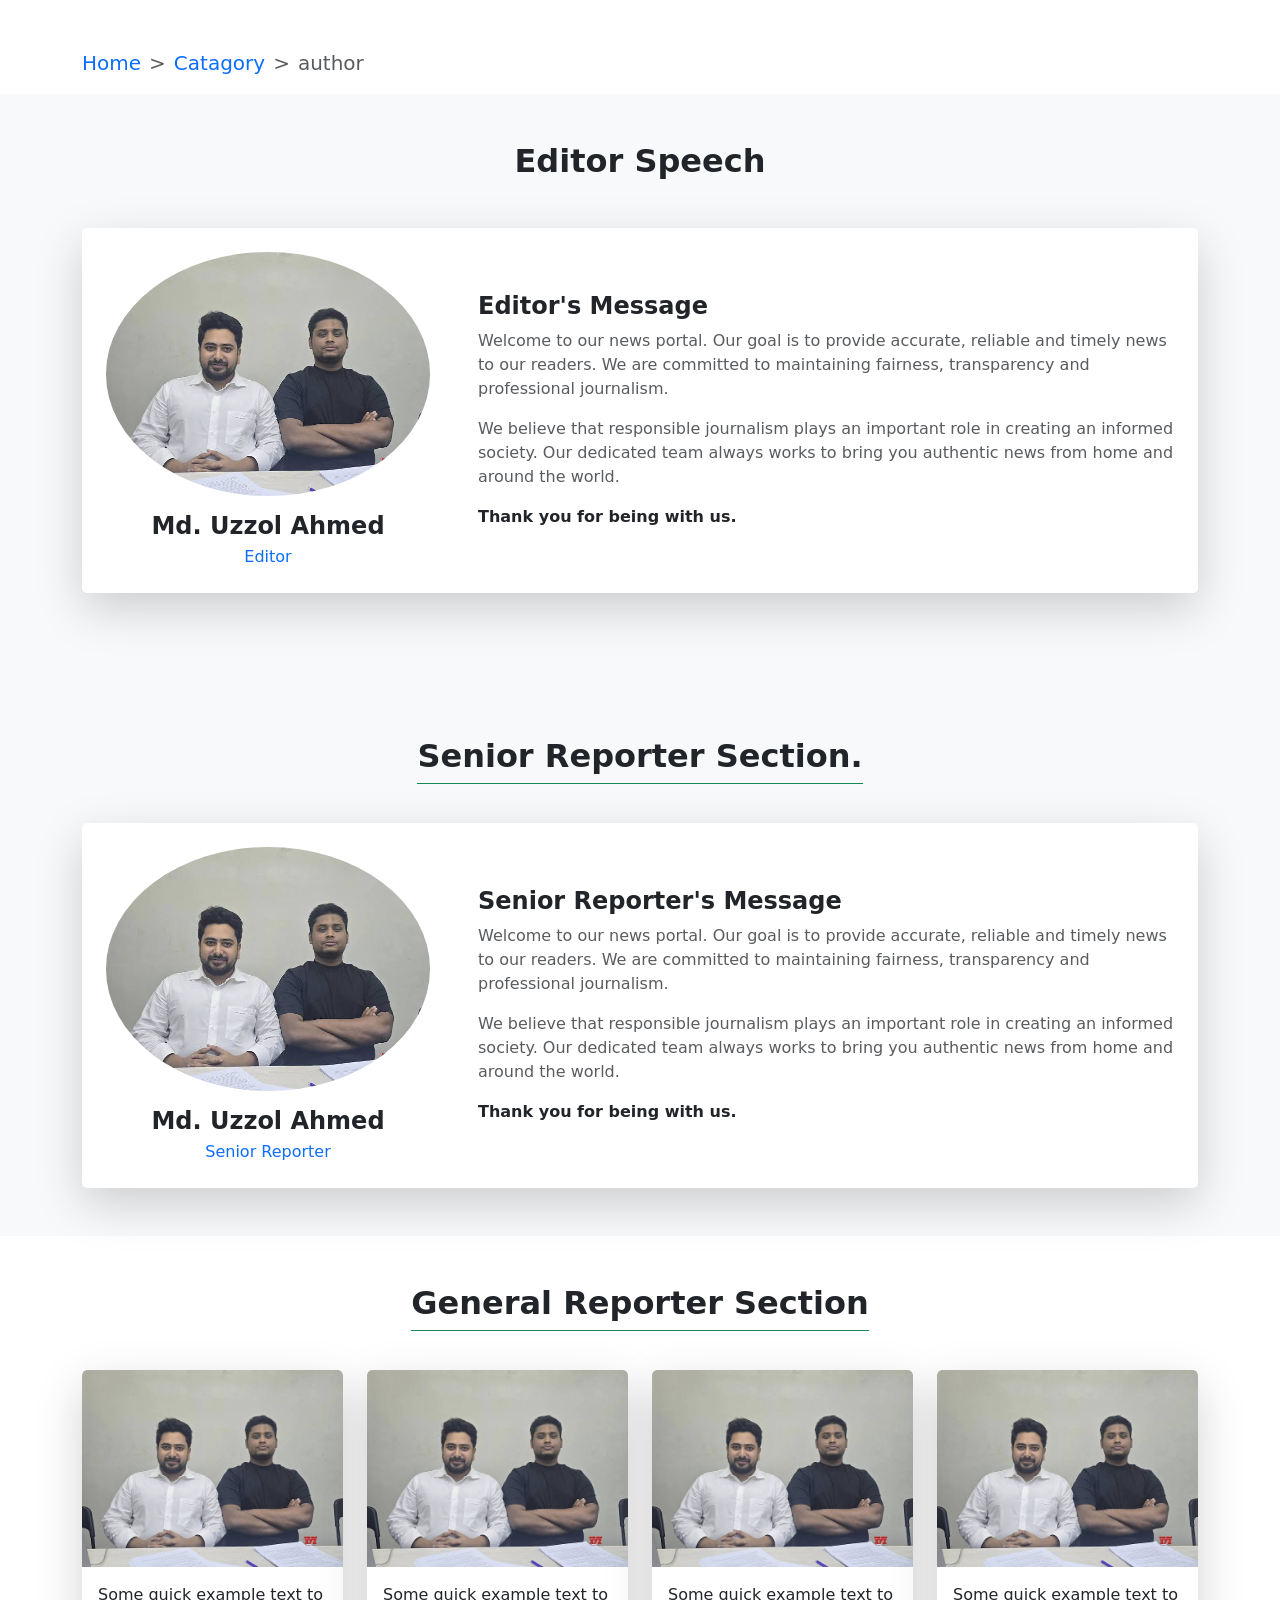
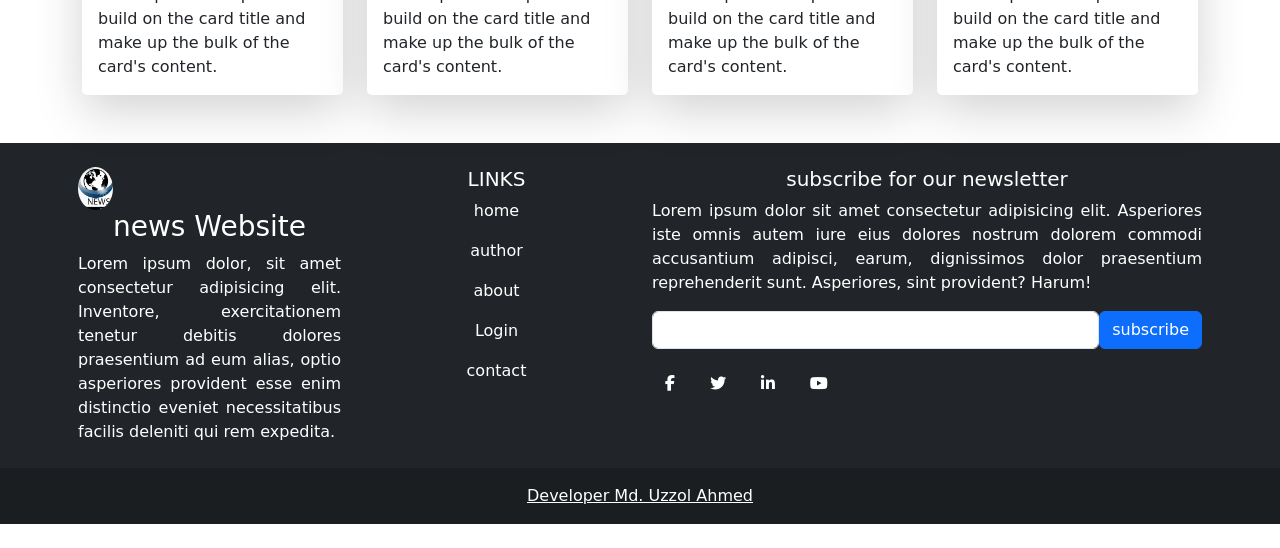
<file: author.html>
<!DOCTYPE html>
<html>

<head>
    <meta charset="utf-8">
    <meta name="viewport" content="width=device-width, initial-scale=1">
    <title>home page</title>
    <link rel="stylesheet" href="https://cdnjs.cloudflare.com/ajax/libs/font-awesome/6.7.2/css/all.min.css">
    <link href="https://cdn.jsdelivr.net/npm/bootstrap@5.3.3/dist/css/bootstrap.min.css" rel="stylesheet">
    <link rel="stylesheet" href="style.css">

</head>

<body>



    <!-- breadcrumb start here  -->
    <div class="container fs-5 mt-5">
        <nav style="--bs-breadcrumb-divider: '>';" aria-label="breadcrumb">
            <ol class="breadcrumb">
                <li class="breadcrumb-item">
                    <a href="index.html" class="text-decoration-none">Home</a>
                </li>
                <li class="breadcrumb-item">
                    <a href="Category.html" class="text-decoration-none">Catagory</a>
                </li>
                <li class="breadcrumb-item active" aria-current="page">author</li>
            </ol>
        </nav>
    </div>




    <!-- Editor Speech Section -->
    <section class="py-5 bg-light">
        <div class="container">

            <!-- Section Title -->
            <div class="text-center mb-5">
                <h2 class="fw-bold">Editor Speech</h2>
            </div>

            <div class="row justify-content-center">

                <div class="col-lg-12 col-md-12 col-sm-12">

                    <div class="card border-0 shadow-lg">

                        <div class="row g-0 align-items-center">

                            <!-- Editor Image -->
                            <div class="col-lg-4 col-md-4 col-sm-6 text-center p-4">

                                <img src="image/images.jpg" class="img-fluid rounded-circle" alt="Editor">

                                <h4 class="mt-3 mb-1 fw-bold">
                                    Md. Uzzol Ahmed
                                </h4>

                                <p class="text-primary mb-0">
                                    Editor
                                </p>

                            </div>

                            <!-- Editor Speech -->
                            <div class="col-lg-8 col-md-8 col-sm-6">

                                <div class="card-body p-4">

                                    <h4 class="card-title fw-bold">
                                        Editor's Message
                                    </h4>

                                    <p class="card-text text-muted">
                                        Welcome to our news portal. Our goal is to provide
                                        accurate, reliable and timely news to our readers.
                                        We are committed to maintaining fairness, transparency
                                        and professional journalism.
                                    </p>

                                    <p class="card-text text-muted">
                                        We believe that responsible journalism plays an
                                        important role in creating an informed society.
                                        Our dedicated team always works to bring you
                                        authentic news from home and around the world.
                                    </p>

                                    <p class="mb-0 fw-bold">
                                        Thank you for being with us.
                                    </p>

                                </div>

                            </div>

                        </div>

                    </div>

                </div>

            </div>

        </div>
    </section>



    <!-- Editor Speech Section -->
    <section class="py-5 bg-light">
        <div class="container">

            <div class="text-center mb-5">
                <h2 class="text-center mt-5 mb-10">
                    <span class="border-bottom border-success pb-2 fw-bold">
                        Senior Reporter Section.
                    </span>
                </h2>
            </div>

            <div class="row justify-content-center">

                <div class="col-lg-12 col-md-12 col-sm-12">

                    <div class="card border-0 shadow-lg">
                        <div class="row g-0 align-items-center">

                            <!-- Reporter Image -->
                            <div class="col-lg-4 col-md-4 col-sm-6 text-center p-4">

                                <img src="image/images.jpg" class="img-fluid rounded-circle" alt="Senior Reporter">

                                <h4 class="mt-3 mb-1 fw-bold">
                                    Md. Uzzol Ahmed
                                </h4>

                                <p class="text-primary mb-0">
                                    Senior Reporter
                                </p>

                            </div>

                            <!-- Reporter Speech -->
                            <div class="col-lg-8 col-md-8 col-sm-6">

                                <div class="card-body p-4">

                                    <h4 class="card-title fw-bold">
                                        Senior Reporter's Message
                                    </h4>

                                    <p class="card-text text-muted">
                                        Welcome to our news portal. Our goal is to provide
                                        accurate, reliable and timely news to our readers.
                                        We are committed to maintaining fairness,
                                        transparency and professional journalism.
                                    </p>

                                    <p class="card-text text-muted">
                                        We believe that responsible journalism plays an
                                        important role in creating an informed society.
                                        Our dedicated team always works to bring you
                                        authentic news from home and around the world.
                                    </p>

                                    <p class="mb-0 fw-bold">
                                        Thank you for being with us.
                                    </p>

                                </div>

                            </div>

                        </div>
                    </div>

                </div>

            </div>

        </div>
    </section>




    <!-- <section class="py-5 bg-light">
        <div class="container border-0 shadow-lg">
            <div class="row g-0 align-items-center">
                <div class="col-lg-4">
                    <div class=" text-center p-4">
                        <img src="image/images.jpg" class="img-fluid rounded-circle" alt="Editor">

                        <h4 class="mt-3 mb-1 fw-bold">Md. Uzzol Ahmed</h4>
                        <p class="text-primary mb-0">Editor</p>


                    </div>

                </div>
                <div class="col-lg-8">
                    <div class="card-body p-4">

                        <h4 class="card-title fw-bold">
                            Editor's Message
                        </h4>

                        <p class="card-text text-muted">
                            Welcome to our news portal. Our goal is to provide
                            accurate, reliable and timely news to our readers.
                            We are committed to maintaining fairness, transparency
                            and professional journalism.
                        </p>

                        <p class="card-text text-muted">
                            We believe that responsible journalism plays an
                            important role in creating an informed society.
                            Our dedicated team always works to bring you
                            authentic news from home and around the world.
                        </p>

                        <p class="mb-0 fw-bold">
                            Thank you for being with us.
                        </p>

                    </div>
                </div>

            </div>
    </section> -->

    <div class="section">
        <div class="container mt-4 mb-5">

            <div class="text-center mb-5">
                <h2 class="text-center mt-5 mb-10">
                    <span class="border-bottom border-success pb-2 fw-bold">
                        General Reporter Section
                    </span>
                </h2>
            </div>

            <div class="row g-4">

                <!-- Reporter 1 -->
                <div class="col-lg-3 col-md-6 col-6">
                    <div class="card shadow-lg border-0 h-100">
                        <img class="card-img-top" src="image/images.jpg" alt="Card image cap">

                        <div class="card-body">
                            <p class="card-text">
                                Some quick example text to build on the card title
                                and make up the bulk of the card's content.
                            </p>
                        </div>
                    </div>
                </div>

                <!-- Reporter 2 -->
                <div class="col-lg-3 col-md-6 col-6">
                    <div class="card shadow-lg border-0 h-100">
                        <img class="card-img-top" src="image/images.jpg" alt="Card image cap">

                        <div class="card-body">
                            <p class="card-text">
                                Some quick example text to build on the card title
                                and make up the bulk of the card's content.
                            </p>
                        </div>
                    </div>
                </div>

                <!-- Reporter 3 -->
                <div class="col-lg-3 col-md-6 col-6">
                    <div class="card shadow-lg border-0 h-100">
                        <img class="card-img-top" src="image/images.jpg" alt="Card image cap">

                        <div class="card-body">
                            <p class="card-text">
                                Some quick example text to build on the card title
                                and make up the bulk of the card's content.
                            </p>
                        </div>
                    </div>
                </div>

                <!-- Reporter 4 -->
                <div class="col-lg-3 col-md-6 col-6">
                    <div class="card shadow-lg border-0 h-100">
                        <img class="card-img-top" src="image/images.jpg" alt="Card image cap">

                        <div class="card-body">
                            <p class="card-text">
                                Some quick example text to build on the card title
                                and make up the bulk of the card's content.
                            </p>
                        </div>
                    </div>
                </div>

            </div>
        </div>
    </div>






    <div>

        <footer class="bg-dark text-white  text-center text-lg-start mt-5 mb-4">
            <!-- Grid container -->
            <div class="container p-2">
                <!--Grid row-->
                <div class="row">

                    <!--Grid column-->
                    <div class="col-lg-3 mt-3">
                        <div class="logo">
                            <img src="image/images - Copy.jpg " class="rounded-circle " alt="missing" width="35">
                        </div>
                        <ul class="list-unstyled mb-0">
                            <li>
                                <a href="#!" class="text-white text-decoration-none text-center">
                                    <h3>news Website</h3>
                                </a>
                            </li>
                            <li>
                                <p style="text-align: justify;">Lorem ipsum dolor, sit amet consectetur adipisicing
                                    elit. Inventore,
                                    exercitationem tenetur debitis dolores praesentium ad eum alias, optio asperiores
                                    provident esse enim
                                    distinctio eveniet necessitatibus facilis deleniti qui rem expedita.</p>
                            </li>
                        </ul>



                    </div>
                    <!--Grid column-->

                    <!--Grid column-->
                    <div class="col-lg-3 mt-3 ">
                        <h5 class="text-uppercase mb-0 text-center">Links</h5>
                        <ul class="navbar-nav ms-auto text-center fs-6 ">
                            <li class="nav-item1 ">
                                <a class="nav-link" href="index.html">home</a>
                            </li>
                            <li class="nav-item1">
                                <a class="nav-link" href="author.html">author</a>
                            </li>
                            <li class="nav-item1">
                                <a class="nav-link" href="about.html">about</a>
                            </li>

                            <li class="nav-item1">
                                <a class="nav-link" href="Login.html">Login</a>
                            </li>

                            <li class="nav-item1">
                                <a class="nav-link" href="contact.html">contact</a>


                            </li>

                        </ul>
                    </div>
                    <!--Grid column-->


                    <!--Grid column-->
                    <div class="col-lg-6 mt-3">

                        <h4 class="text-center fs-5 mt-0">subscribe for our newsletter</h4>
                        <p style="text-align: justify;">Lorem ipsum dolor sit amet consectetur adipisicing elit.
                            Asperiores iste
                            omnis autem iure eius dolores nostrum dolorem commodi accusantium adipisci, earum,
                            dignissimos dolor
                            praesentium reprehenderit sunt. Asperiores, sint provident? Harum!</p>
                        <div class="d-flex">
                            <input type="email" name="email" id="email" class="form-control">
                            <button type="submit" class="btn btn-primary">subscribe</button>
                        </div>
                        <!-- Social Icons -->
                        <div class="mt-3">

                            <a href="#" class="btn btn-dark rounded-circle me-1">
                                <i class="fab fa-facebook-f"></i>
                            </a>

                            <a href="#" class="btn btn-dark rounded-circle me-1">
                                <i class="fab fa-twitter"></i>
                            </a>

                            <a href="#" class="btn btn-dark rounded-circle me-1">
                                <i class="fab fa-linkedin-in"></i>
                            </a>

                            <a href="#" class="btn btn-dark rounded-circle">
                                <i class="fab fa-youtube"></i>
                            </a>

                        </div>


                    </div>
                    <!--Grid column-->


                </div>
                <!--Grid row-->
            </div>
            <!-- Grid container -->

            <!-- Copyright -->
            <div class="text-center p-3" style="background-color: rgba(0, 0, 0, 0.2);">

                <a class="text-white" href="#">Developer Md. Uzzol Ahmed</a>
            </div>

        </footer>
    </div>


    <script src="js/script.js"></script>
    <script src="https://cdn.jsdelivr.net/npm/bootstrap@5.3.8/dist/js/bootstrap.bundle.min.js"
        integrity="sha384-FKyoEForCGlyvwx9Hj09JcYn3nv7wiPVlz7YYwJrWVcXK/BmnVDxM+D2scQbITxI"
        crossorigin="anonymous"></script>

</body>

</html>
</file>
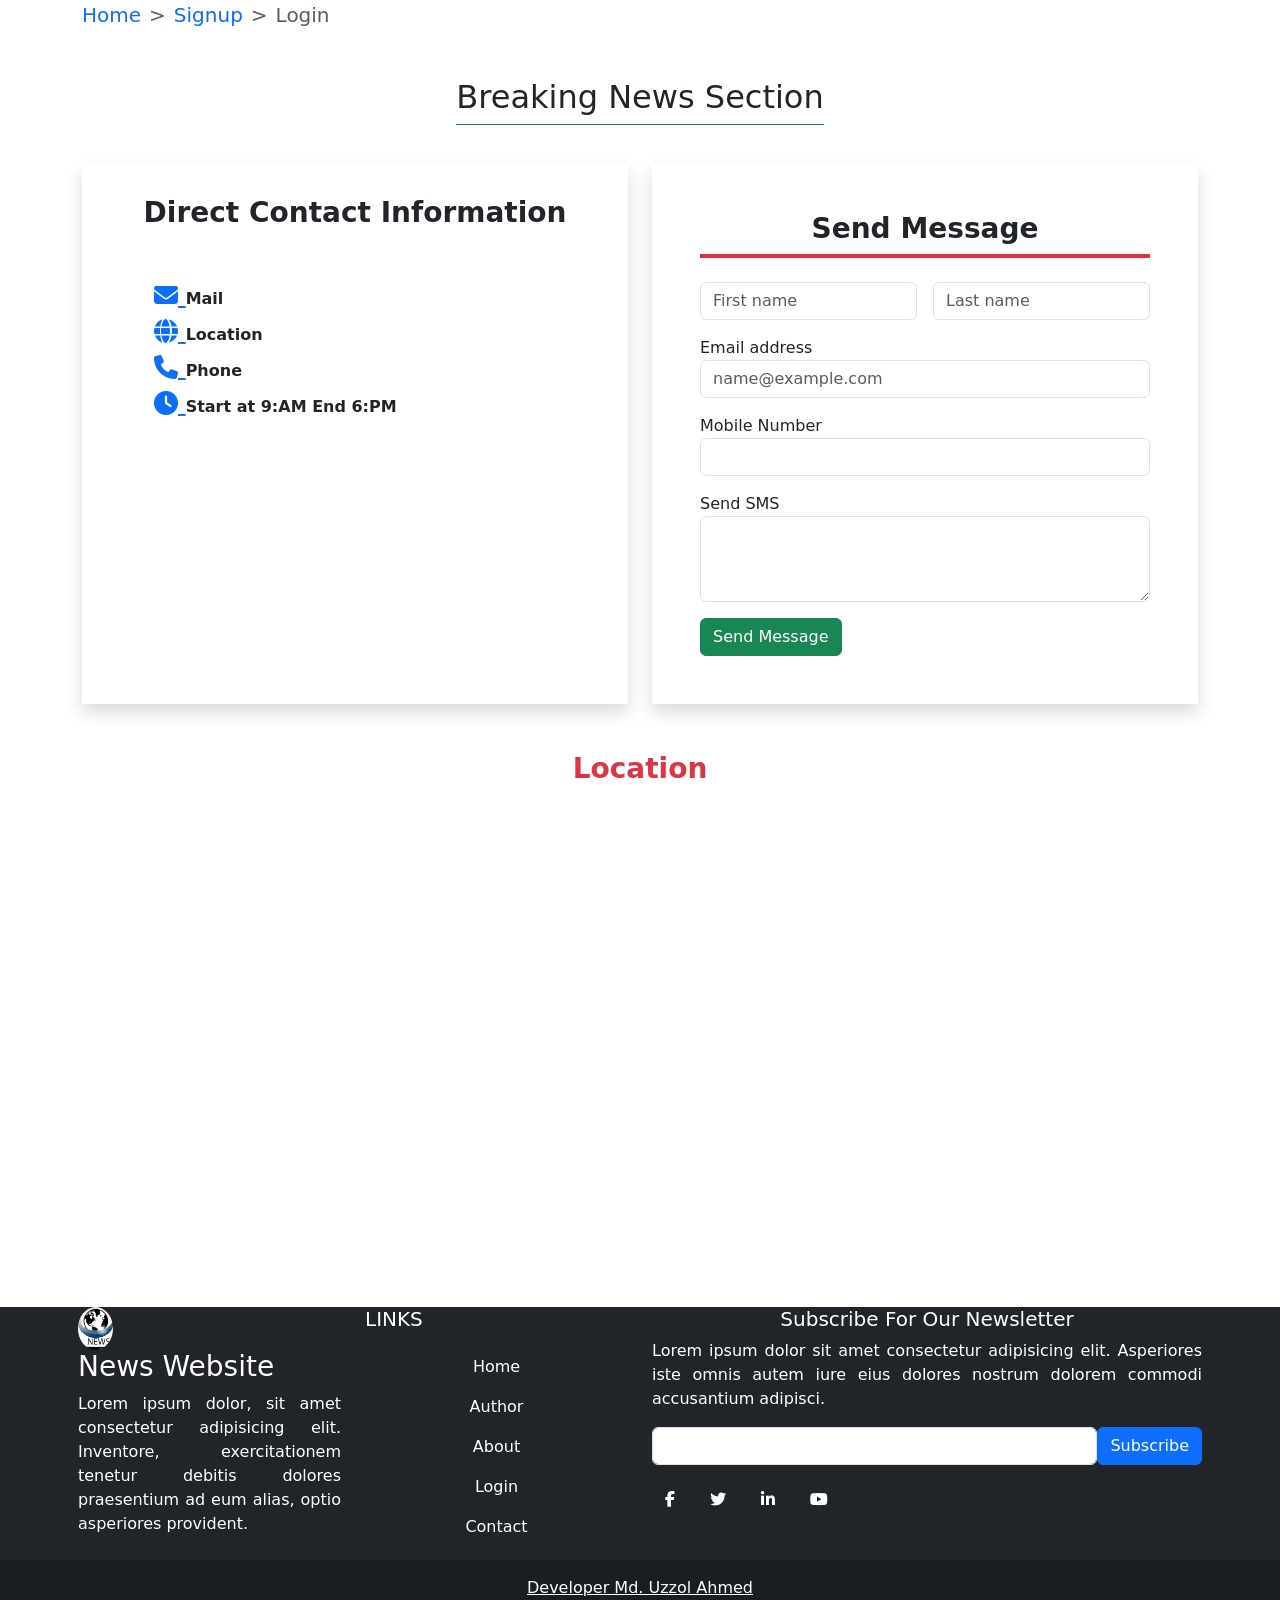
<file: contact.html>
<!DOCTYPE html>
<html>

<head>
  <meta charset="utf-8">
  <meta name="viewport" content="width=device-width, initial-scale=1">
  <title>home page</title>
  <link rel="stylesheet" href="https://cdnjs.cloudflare.com/ajax/libs/font-awesome/6.7.2/css/all.min.css">
  <link href="https://cdn.jsdelivr.net/npm/bootstrap@5.3.3/dist/css/bootstrap.min.css" rel="stylesheet">
  <link rel="stylesheet" href="style.css">

</head>

<body>

  <!-- Breadcrumb -->
    <!-- breadcrumb start here  -->
    <div class="container fs-5">
        <nav style="--bs-breadcrumb-divider: '>';" aria-label="breadcrumb">
            <ol class="breadcrumb">
                <li class="breadcrumb-item">
                    <a href="index.html" class="text-decoration-none">Home</a>
                </li>
                <li class="breadcrumb-item">
                    <a href="signup.html" class="text-decoration-none">Signup</a>
                </li>
                <li class="breadcrumb-item active" aria-current="page">Login</li>
            </ol>
        </nav>
    </div>


  <!-- Section Title -->
  <h2 class="text-center mt-5 mb-5">
    <span class="border-bottom border-success pb-2">
      Breaking News Section
    </span>
  </h2>


  <!-- Contact Section -->
  <div class="container">
    <div class="row g-4">

      <!-- Direct Contact Information -->
      <div class="col-lg-6 col-md-6 col-sm-12">
        <div class="shadow border-1 h-100 p-4">

          <h3 class="text-center mt-2">
            <b>Direct Contact Information</b>
          </h3>

          <div class="m-lg-5 m-md-4 m-sm-2">

            <a class="fs-4" href="#">
              <i class="fa-solid fa-envelope"></i>
            </a>
            <b>Mail</b>
            <br>

            <a class="fs-4" href="#">
              <i class="fa-solid fa-globe"></i>
            </a>
            <b>Location</b>
            <br>

            <a class="fs-4" href="#">
              <i class="fa-solid fa-phone"></i>
            </a>
            <b>Phone</b>
            <br>

            <a class="fs-4" href="#">
              <i class="fa-solid fa-clock"></i>
            </a>
            <b>Start at 9:AM End 6:PM</b>

          </div>
        </div>
      </div>


      <!-- Send Message -->
      <div class="col-lg-6 col-md-6 col-sm-12">

        <div class="shadow p-lg-5 p-md-4 p-sm-3 h-100">

          <h3 class="text-center border-bottom border-4 border-danger pb-2">
            <b>Send Message</b>
          </h3>

          <form class="mt-4">

            <!-- First Name + Last Name -->
            <div class="row g-3">

              <div class="col-lg-6 col-md-6 col-sm-12">
                <input type="text" class="form-control" placeholder="First name">
              </div>

              <div class="col-lg-6 col-md-6 col-sm-12">
                <input type="text" class="form-control" placeholder="Last name">
              </div>

            </div>


            <!-- Email -->
            <div class="mb-3 mt-3">
              <label for="email">
                Email address
              </label>

              <input type="email" class="form-control" id="email" placeholder="name@example.com">
            </div>


            <!-- Mobile -->
            <div class="mb-3">
              <label for="mobile">
                Mobile Number
              </label>

              <input type="tel" class="form-control" id="mobile">
            </div>


            <!-- Message -->
            <div class="mb-3">
              <label for="message">
                Send SMS
              </label>

              <textarea class="form-control" id="message" rows="3"></textarea>
            </div>


            <button type="button" class="btn btn-success">
              Send Message
            </button>

          </form>

        </div>
      </div>

    </div>
  </div>


  <!-- Location -->
  <div class="container mt-5">

    <h3 class="text-center text-danger">
      <b>Location</b>
    </h3>

    <iframe
      src="https://www.google.com/maps/embed?pb=!1m14!1m12!1m3!1d21598.254895447826!2d90.49112528652313!3d23.56665541822555!2m3!1f0!2f0!3f0!3m2!1i1024!2i768!4f13.1!5e0!3m2!1sen!2sbd!4v1787400412762!5m2!1sen!2sbd"
      width="100%" height="450" style="border:0;" allowfullscreen="" loading="lazy"
      referrerpolicy="strict-origin-when-cross-origin" class="mt-2">
    </iframe>

  </div>


  <!-- Footer -->
  <footer class="bg-dark text-white text-center text-lg-start mt-5 mb-4">

    <div class="container p-2">

      <div class="row g-4">

        <!-- Website -->
        <div class="col-lg-3 col-md-6 col-sm-6 mt-3">

          <div class="logo">
            <img src="image/images - Copy.jpg" class="rounded-circle" alt="missing" width="35">
          </div>

          <h3>News Website</h3>

          <p style="text-align: justify;">
            Lorem ipsum dolor, sit amet consectetur adipisicing elit.
            Inventore, exercitationem tenetur debitis dolores
            praesentium ad eum alias, optio asperiores provident.
          </p>

        </div>


        <!-- Links -->
        <div class="col-lg-3 col-md-6 col-sm-6 mt-3">

          <h5 class="text-uppercase mb-3">
            Links
          </h5>

          <ul class="navbar-nav text-center">

            <li class="nav-item1">
              <a class="nav-link" href="index.html">
                Home
              </a>
            </li>

            <li class="nav-item1">
              <a class="nav-link" href="author.html">
                Author
              </a>
            </li>

            <li class="nav-item1">
              <a class="nav-link" href="about.html">
                About
              </a>
            </li>

            <li class="nav-item1">
              <a class="nav-link" href="Login.html">
                Login
              </a>
            </li>

            <li class="nav-item1">
              <a class="nav-link" href="contact.html">
                Contact
              </a>
            </li>

          </ul>

        </div>


        <!-- Newsletter -->
        <div class="col-lg-6 col-md-12 col-sm-12 mt-3">

          <h4 class="text-center fs-5">
            Subscribe For Our Newsletter
          </h4>

          <p style="text-align: justify;">
            Lorem ipsum dolor sit amet consectetur adipisicing elit.
            Asperiores iste omnis autem iure eius dolores nostrum
            dolorem commodi accusantium adipisci.
          </p>

          <div class="d-flex">

            <input type="email" name="email" class="form-control">

            <button type="submit" class="btn btn-primary">
              Subscribe
            </button>

          </div>


          <!-- Social Icons -->
          <div class="mt-3">

            <a href="#" class="btn btn-dark rounded-circle me-1">
              <i class="fab fa-facebook-f"></i>
            </a>

            <a href="#" class="btn btn-dark rounded-circle me-1">
              <i class="fab fa-twitter"></i>
            </a>

            <a href="#" class="btn btn-dark rounded-circle me-1">
              <i class="fab fa-linkedin-in"></i>
            </a>

            <a href="#" class="btn btn-dark rounded-circle">
              <i class="fab fa-youtube"></i>
            </a>

          </div>

        </div>

      </div>

    </div>


    <!-- Copyright -->
    <div class="text-center p-3" style="background-color: rgba(0, 0, 0, 0.2);">

      <a class="text-white" href="#">
        Developer Md. Uzzol Ahmed
      </a>

    </div>

  </footer>


  <script src="js/script.js"></script>

  <script src="https://cdn.jsdelivr.net/npm/bootstrap@5.3.8/dist/js/bootstrap.bundle.min.js"
    integrity="sha384-FKyoEForCGlyvwx9Hj09JcYn3nv7wiPVlz7YYwJrWVcXK/BmnVDxM+D2scQbITxI" crossorigin="anonymous">
    </script>

</body>

</html>
</file>
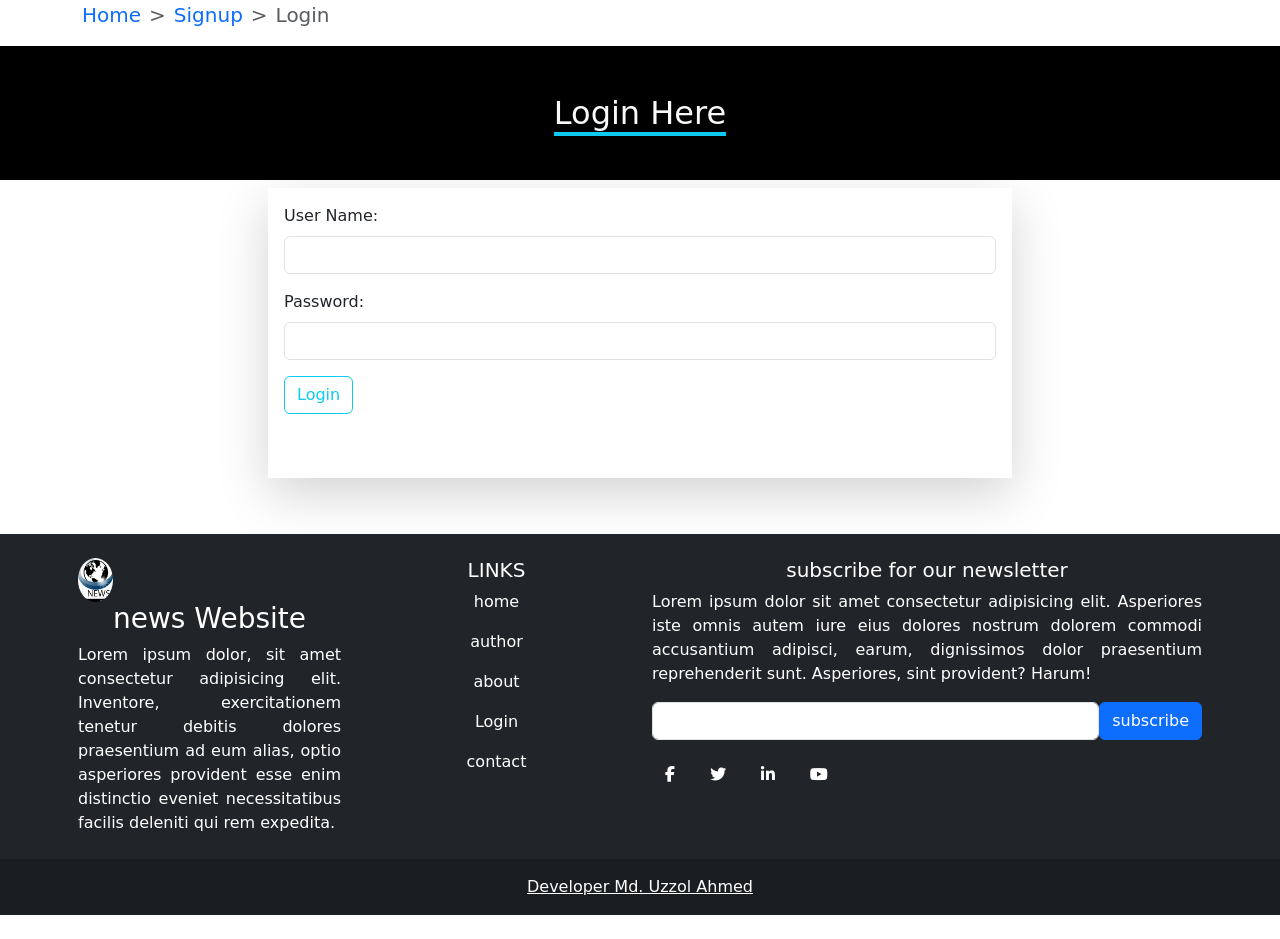
<file: login.html>
<!DOCTYPE html>
<html>

<head>
  <meta charset="utf-8">
  <meta name="viewport" content="width=device-width, initial-scale=1">
  <title>home page</title>
  <link rel="stylesheet" href="https://cdnjs.cloudflare.com/ajax/libs/font-awesome/6.7.2/css/all.min.css">
  <link href="https://cdn.jsdelivr.net/npm/bootstrap@5.3.3/dist/css/bootstrap.min.css" rel="stylesheet">
  <link rel="stylesheet" href="style.css">

</head>

<body>
    <!-- breadcrumb start here  -->
    <div class="container fs-5">
        <nav style="--bs-breadcrumb-divider: '>';" aria-label="breadcrumb">
            <ol class="breadcrumb">
                <li class="breadcrumb-item">
                    <a href="index.html" class="text-decoration-none">Home</a>
                </li>
                <li class="breadcrumb-item">
                    <a href="signup.html" class="text-decoration-none">Signup</a>
                </li>
                <li class="breadcrumb-item active" aria-current="page">Login</li>
            </ol>
        </nav>
    </div>

    <!-- signup page start here  -->
    <h2 class="text-center bg-black text-light py-5">
        <span class="border-bottom border-4 border-info">Login Here</span>
    </h2>

    <div class="container pb-2">
        <div class="col-md-8 mx-auto shadow-lg p-3">
            <form action="#" method="get" onsubmit="alert('Login Successfully...')">
                <div class="mb-3">
                    <label for="username" class="form-label">User Name: </label>
                    <input type="text" name="username" id="username" class="form-control">
                </div>
                <div class="mb-3">
                    <label for="password" class="form-label">Password: </label>
                    <input type="password" name="password" id="password" class="form-control">
                </div>
                <div class="mb-5">
                    <button type="submit" class="btn btn-outline-info">Login</button>
                </div>
            </form>
        </div>
    </div>




    <!-- big footer start -->
    <div>

        <footer class="bg-dark text-white  text-center text-lg-start mt-5 mb-4">
            <!-- Grid container -->
            <div class="container p-2">
                <!--Grid row-->
                <div class="row">

                    <!--Grid column-->
                    <div class="col-lg-3 mt-3">
                        <div class="logo">
                            <img src="image/images - Copy.jpg " class="rounded-circle " alt="missing" width="35">
                        </div>
                        <ul class="list-unstyled mb-0">
                            <li>
                                <a href="#!" class="text-white text-decoration-none text-center">
                                    <h3>news Website</h3>
                                </a>
                            </li>
                            <li>
                                <p style="text-align: justify;">Lorem ipsum dolor, sit amet consectetur adipisicing
                                    elit. Inventore,
                                    exercitationem tenetur debitis dolores praesentium ad eum alias, optio asperiores
                                    provident esse enim
                                    distinctio eveniet necessitatibus facilis deleniti qui rem expedita.</p>
                            </li>
                        </ul>



                    </div>
                    <!--Grid column-->

                    <!--Grid column-->
                    <div class="col-lg-3 mt-3 ">
                        <h5 class="text-uppercase mb-0 text-center">Links</h5>
                        <ul class="navbar-nav ms-auto text-center fs-6 ">
                            <li class="nav-item1 ">
                                <a class="nav-link" href="index.html">home</a>
                            </li>
                            <li class="nav-item1">
                                <a class="nav-link" href="author.html">author</a>
                            </li>
                            <li class="nav-item1">
                                <a class="nav-link" href="about.html">about</a>
                            </li>

                            <li class="nav-item1">
                                <a class="nav-link" href="Login.html">Login</a>
                            </li>

                            <li class="nav-item1">
                                <a class="nav-link" href="contact.html">contact</a>


                            </li>

                        </ul>
                    </div>
                    <!--Grid column-->


                    <!--Grid column-->
                    <div class="col-lg-6 mt-3">

                        <h4 class="text-center fs-5 mt-0">subscribe for our newsletter</h4>
                        <p style="text-align: justify;">Lorem ipsum dolor sit amet consectetur adipisicing elit.
                            Asperiores iste
                            omnis autem iure eius dolores nostrum dolorem commodi accusantium adipisci, earum,
                            dignissimos dolor
                            praesentium reprehenderit sunt. Asperiores, sint provident? Harum!</p>
                        <div class="d-flex">
                            <input type="email" name="email" id="email" class="form-control">
                            <button type="submit" class="btn btn-primary">subscribe</button>
                        </div>
                        <!-- Social Icons -->
                        <div class="mt-3">

                            <a href="#" class="btn btn-dark rounded-circle me-1">
                                <i class="fab fa-facebook-f"></i>
                            </a>

                            <a href="#" class="btn btn-dark rounded-circle me-1">
                                <i class="fab fa-twitter"></i>
                            </a>

                            <a href="#" class="btn btn-dark rounded-circle me-1">
                                <i class="fab fa-linkedin-in"></i>
                            </a>

                            <a href="#" class="btn btn-dark rounded-circle">
                                <i class="fab fa-youtube"></i>
                            </a>

                        </div>


                    </div>
                    <!--Grid column-->


                </div>
                <!--Grid row-->
            </div>
            <!-- Grid container -->

            <!-- Copyright -->
            <div class="text-center p-3" style="background-color: rgba(0, 0, 0, 0.2);">

                <a class="text-white" href="#">Developer Md. Uzzol Ahmed</a>
            </div>

        </footer>
    </div>




  <script src="js/script.js"></script>
  <script src="https://cdn.jsdelivr.net/npm/bootstrap@5.3.8/dist/js/bootstrap.bundle.min.js"
    integrity="sha384-FKyoEForCGlyvwx9Hj09JcYn3nv7wiPVlz7YYwJrWVcXK/BmnVDxM+D2scQbITxI"
    crossorigin="anonymous"></script>

</body>

</html>
</file>
<file: style.css>
.body{
    background-color: rgba(182, 195, 201, 0.907);
}
.image img{
    height: 400px;
    width: 97.6%;
    border-radius: 3%;
}

/* nav ber */
.nav-item .nav-link{
    color: #f50505fe;
    border-radius: 10px;
    transition: .4s ease;

}
.nav-item .nav-link:hover {
    color: #ca0505;
    background-color: aquamarine;


}

.dropdown-menu .dropdown-item{
    border-radius: 10px;
    transition: .4s ease;

}

.dropdown-menu .dropdown-item:hover{
    color: black    ;
    background-color: rgb(173, 179, 174);


}
.card {
    overflow: hidden;
    border-radius: 5px;
}

.card img {
    transition: 0.4s;
    display: block;
}

.card:hover img {
    background: gray;
    transform: scale(1.1);
    display: block;
}

.nav-item1 :hover  {

background: gray;
border-radius: 5px;
transform: scale(1.1);;
}
</file>
